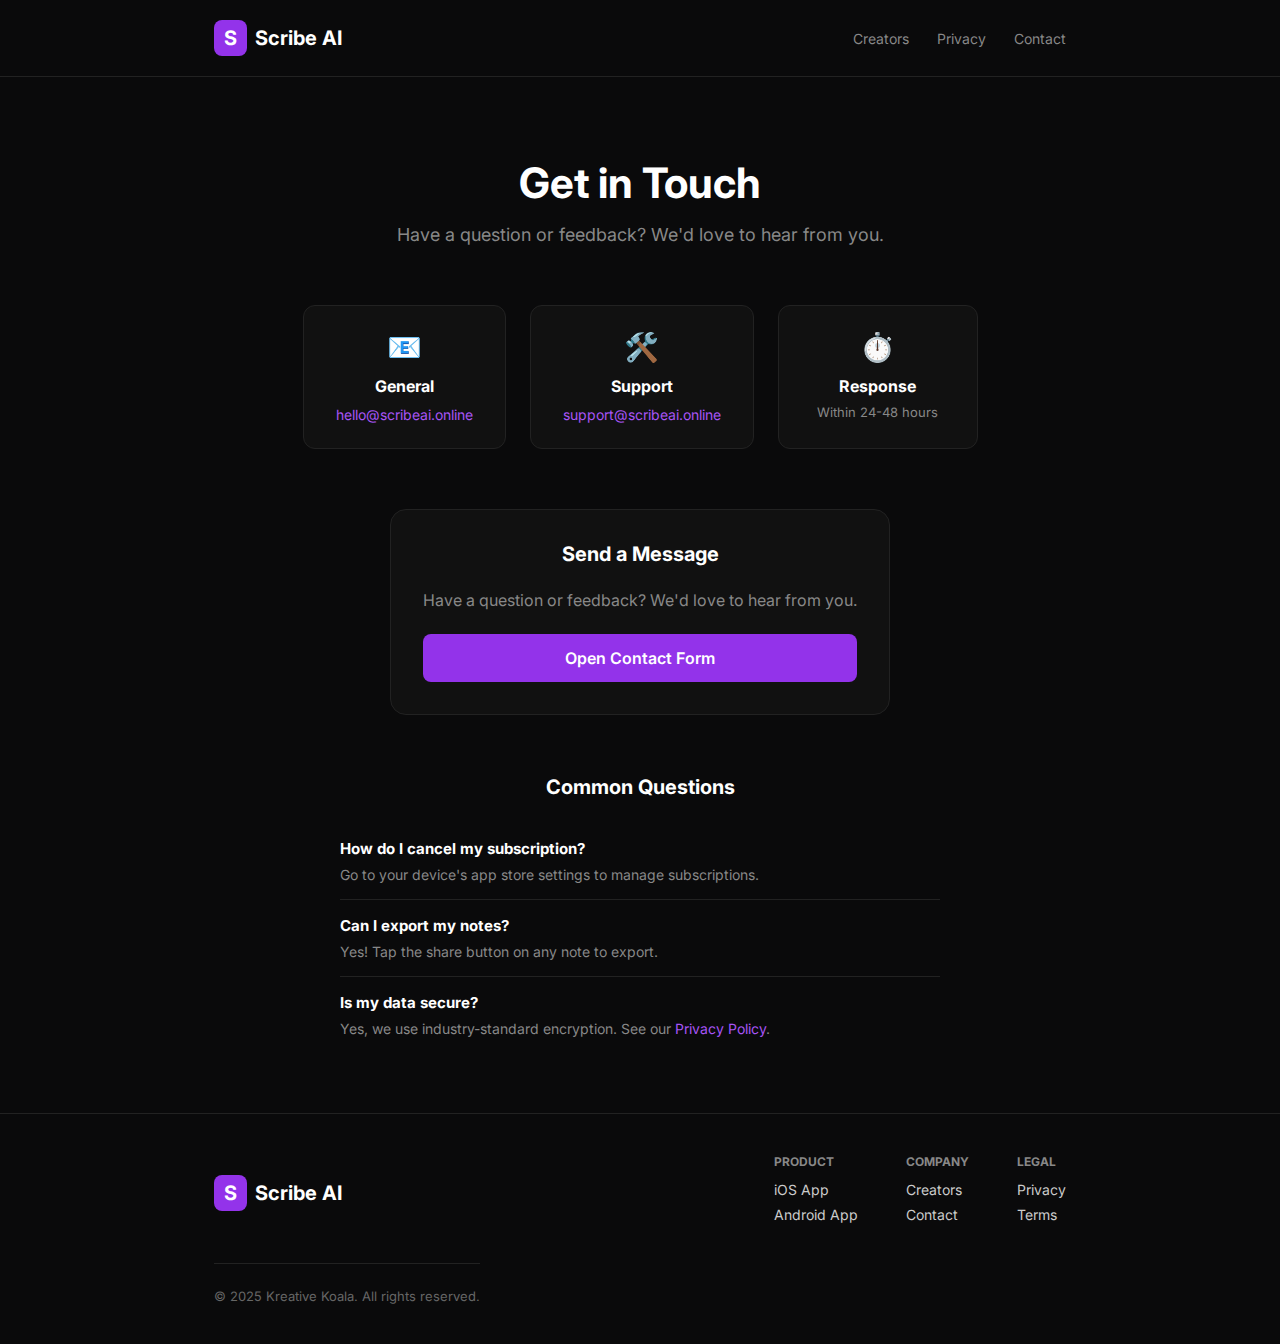
<file: contact.html>
<!DOCTYPE html>
<html lang="en">
<head>
    <meta charset="UTF-8">
    <meta name="viewport" content="width=device-width, initial-scale=1.0">
    <title>Contact - Scribe AI</title>
    <meta name="description" content="Contact Scribe AI - Get in touch for support, feedback, or partnership inquiries.">
    <link href="https://fonts.googleapis.com/css2?family=Inter:wght@400;600;700&display=swap" rel="stylesheet">
    <style>
        * { margin: 0; padding: 0; box-sizing: border-box; }
        body { font-family: 'Inter', sans-serif; background: #0a0a0b; color: #fff; }
        a { color: inherit; text-decoration: none; }

        .wrap { max-width: 900px; margin: 0 auto; padding: 0 24px; }

        /* Header */
        header { padding: 20px 0; border-bottom: 1px solid #222; }
        header .wrap { display: flex; justify-content: space-between; align-items: center; }
        .logo { font-weight: 700; font-size: 20px; display: flex; align-items: center; gap: 8px; }
        .logo-icon { background: #9333ea; padding: 6px 10px; border-radius: 8px; }
        nav a { margin-left: 24px; color: #888; font-size: 14px; }
        nav a:hover { color: #fff; }

        /* Hero */
        .hero { text-align: center; padding: 80px 0 60px; }
        .hero h1 { font-size: 42px; font-weight: 700; margin-bottom: 16px; }
        .hero p { font-size: 18px; color: #888; }

        /* Main Content */
        section { padding: 0 0 60px; }

        /* Contact Methods */
        .contact-methods { display: flex; justify-content: center; gap: 24px; flex-wrap: wrap; margin-bottom: 60px; }
        .contact-box { background: #111; border: 1px solid #222; border-radius: 12px; padding: 24px 32px; text-align: center; min-width: 200px; }
        .contact-box .icon { font-size: 28px; margin-bottom: 12px; }
        .contact-box h3 { font-size: 16px; margin-bottom: 8px; }
        .contact-box a { color: #a855f7; font-size: 14px; }
        .contact-box p { color: #888; font-size: 13px; margin-top: 4px; }

        /* Form */
        .form-card { max-width: 500px; margin: 0 auto; background: #111; border: 1px solid #222; border-radius: 16px; padding: 32px; }
        .form-card h2 { font-size: 20px; margin-bottom: 24px; text-align: center; }
        .form-group { margin-bottom: 20px; }
        .form-group label { display: block; font-size: 14px; margin-bottom: 8px; color: #ccc; }
        .form-group input, .form-group select, .form-group textarea {
            width: 100%; padding: 12px; font-size: 14px; font-family: inherit;
            background: #0a0a0b; border: 1px solid #333; border-radius: 8px; color: #fff;
        }
        .form-group input:focus, .form-group select:focus, .form-group textarea:focus {
            outline: none; border-color: #9333ea;
        }
        .form-group textarea { resize: vertical; min-height: 120px; }
        .btn { width: 100%; padding: 14px; font-size: 16px; font-weight: 600; background: #9333ea; color: #fff; border: none; border-radius: 8px; cursor: pointer; }
        .btn:hover { background: #7c22ce; }

        /* FAQ */
        .faq { max-width: 600px; margin: 60px auto 0; }
        .faq h2 { font-size: 20px; margin-bottom: 24px; text-align: center; }
        .faq-item { border-bottom: 1px solid #222; padding: 16px 0; }
        .faq-item:last-child { border-bottom: none; }
        .faq-item strong { display: block; margin-bottom: 8px; font-size: 15px; }
        .faq-item p { color: #888; font-size: 14px; }

        /* Footer */
        footer { border-top: 1px solid #222; padding: 40px 0; }
        footer .wrap { display: flex; justify-content: space-between; flex-wrap: wrap; gap: 32px; }
        .footer-links { display: flex; gap: 48px; }
        .footer-col h4 { font-size: 12px; color: #888; text-transform: uppercase; margin-bottom: 12px; }
        .footer-col a { display: block; font-size: 14px; color: #ccc; margin-bottom: 8px; }
        .footer-col a:hover { color: #fff; }
        .copyright { text-align: center; color: #666; font-size: 13px; margin-top: 32px; padding-top: 24px; border-top: 1px solid #222; }

        @media (max-width: 600px) {
            .hero h1 { font-size: 32px; }
            nav { display: none; }
            .contact-methods { flex-direction: column; align-items: center; }
            footer .wrap { flex-direction: column; align-items: center; text-align: center; }
            .footer-links { flex-direction: column; gap: 24px; }
        }
    </style>
</head>
<body>

<header>
    <div class="wrap">
        <a href="index.html" class="logo"><span class="logo-icon">S</span> Scribe AI</a>
        <nav>
            <a href="creators.html">Creators</a>
            <a href="privacy.html">Privacy</a>
            <a href="contact.html">Contact</a>
        </nav>
    </div>
</header>

<div class="hero">
    <div class="wrap">
        <h1>Get in Touch</h1>
        <p>Have a question or feedback? We'd love to hear from you.</p>
    </div>
</div>

<section>
    <div class="wrap">
        <div class="contact-methods">
            <div class="contact-box">
                <div class="icon">📧</div>
                <h3>General</h3>
                <a href="mailto:hello@scribeai.online">hello@scribeai.online</a>
            </div>
            <div class="contact-box">
                <div class="icon">🛠️</div>
                <h3>Support</h3>
                <a href="mailto:support@scribeai.online">support@scribeai.online</a>
            </div>
            <div class="contact-box">
                <div class="icon">⏱️</div>
                <h3>Response</h3>
                <p>Within 24-48 hours</p>
            </div>
        </div>

        <div class="form-card" style="text-align: center;">
            <h2>Send a Message</h2>
            <p style="color: #888; margin: 16px 0 24px;">Have a question or feedback? We'd love to hear from you.</p>
            <a href="https://docs.google.com/forms/d/e/1FAIpQLSfynfCWPr0UlQK0qnBFu4MfmW4mWevpNBfDzseLCNv1xrXenw/viewform" target="_blank" class="btn" style="display: inline-block; text-decoration: none;">Open Contact Form</a>
        </div>

        <div class="faq">
            <h2>Common Questions</h2>
            <div class="faq-item">
                <strong>How do I cancel my subscription?</strong>
                <p>Go to your device's app store settings to manage subscriptions.</p>
            </div>
            <div class="faq-item">
                <strong>Can I export my notes?</strong>
                <p>Yes! Tap the share button on any note to export.</p>
            </div>
            <div class="faq-item">
                <strong>Is my data secure?</strong>
                <p>Yes, we use industry-standard encryption. See our <a href="privacy.html" style="color: #a855f7;">Privacy Policy</a>.</p>
            </div>
        </div>
    </div>
</section>

<footer>
    <div class="wrap">
        <div class="logo"><span class="logo-icon">S</span> Scribe AI</div>
        <div class="footer-links">
            <div class="footer-col">
                <h4>Product</h4>
                <a href="https://apps.apple.com/us/app/scribe-ai-learn/id6755475602">iOS App</a>
                <a href="https://play.google.com/store/apps/details?id=com.kreativekoala.scribeai">Android App</a>
            </div>
            <div class="footer-col">
                <h4>Company</h4>
                <a href="creators.html">Creators</a>
                <a href="contact.html">Contact</a>
            </div>
            <div class="footer-col">
                <h4>Legal</h4>
                <a href="privacy.html">Privacy</a>
                <a href="terms.html">Terms</a>
            </div>
        </div>
    </div>
    <div class="wrap">
        <p class="copyright">© 2025 Kreative Koala. All rights reserved.</p>
    </div>
</footer>

</body>
</html>
</file>
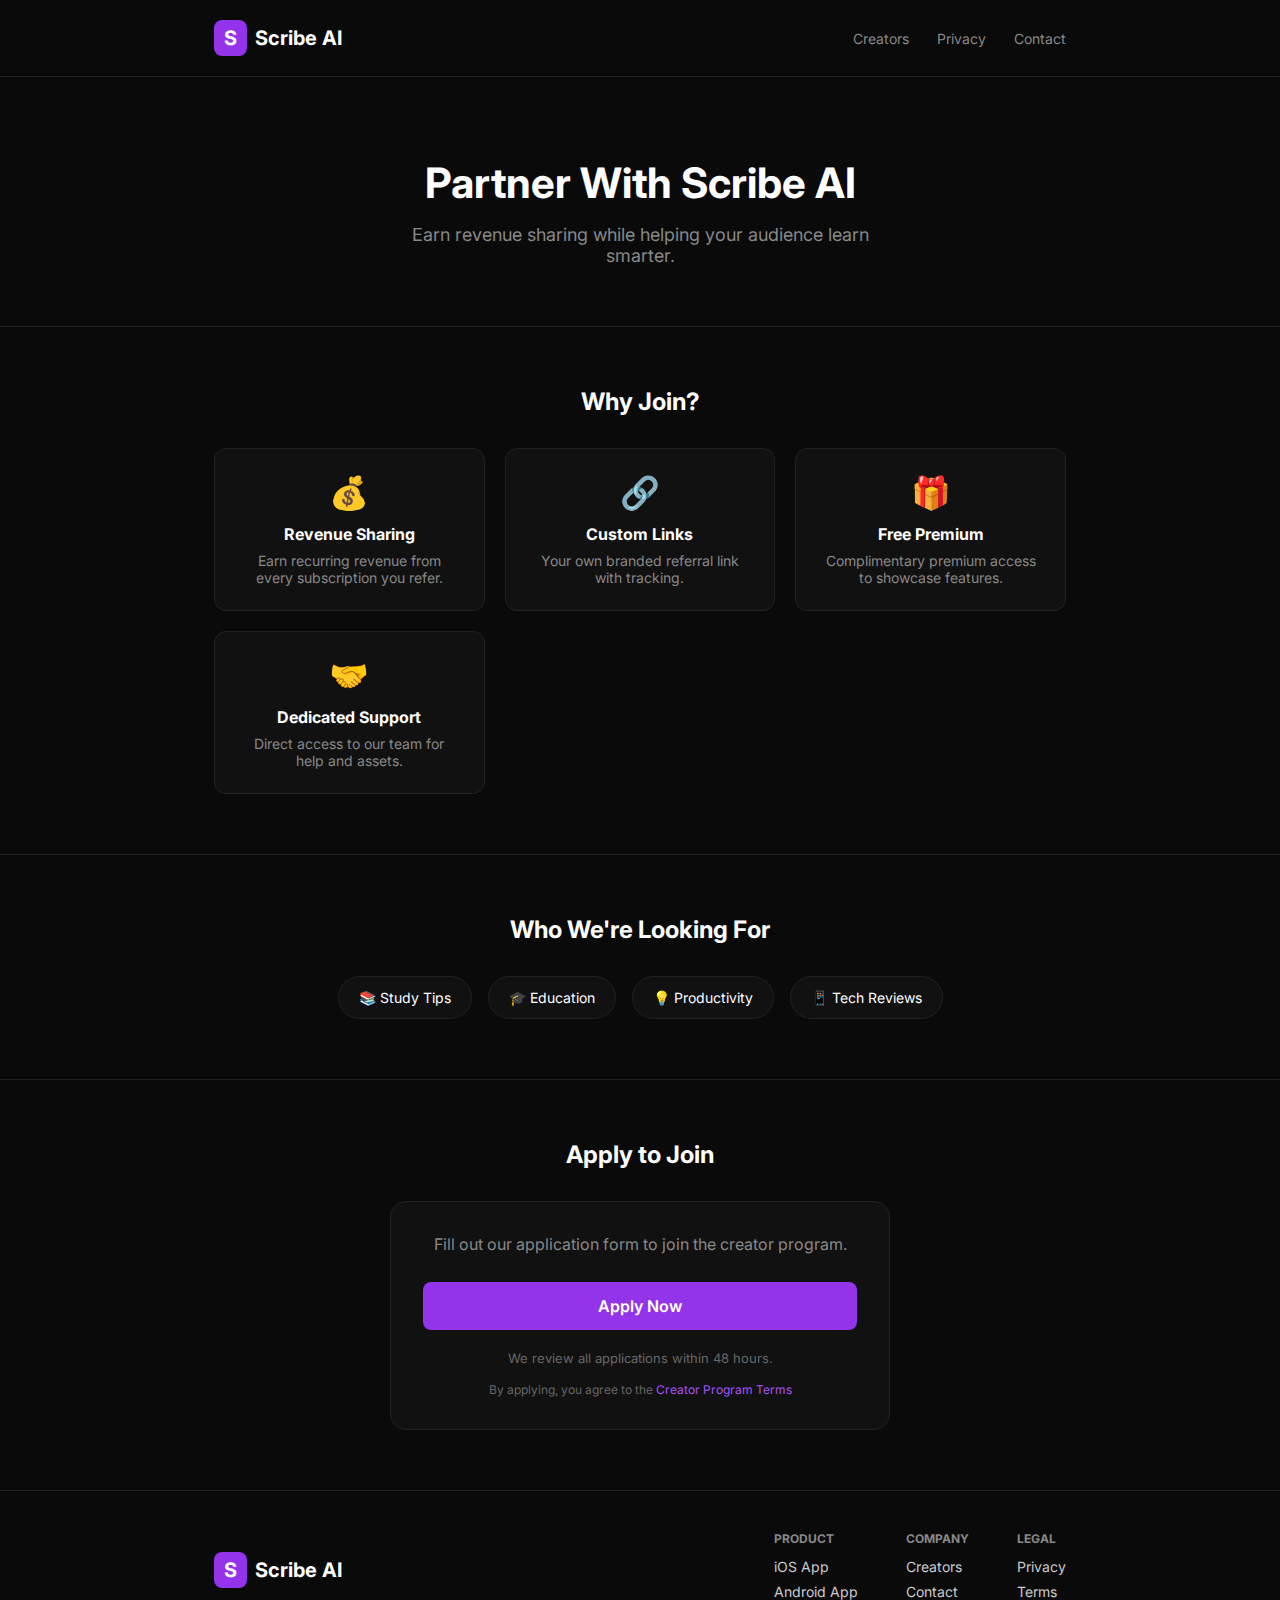
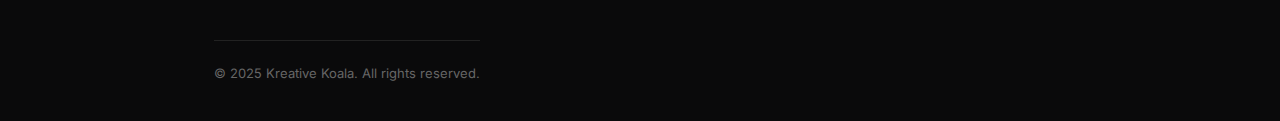
<file: creators.html>
<!DOCTYPE html>
<html lang="en">
<head>
    <meta charset="UTF-8">
    <meta name="viewport" content="width=device-width, initial-scale=1.0">
    <title>Creator Program - Scribe AI</title>
    <meta name="description" content="Join the Scribe AI Creator Program. Earn revenue sharing by promoting Scribe AI to your audience.">
    <link href="https://fonts.googleapis.com/css2?family=Inter:wght@400;600;700&display=swap" rel="stylesheet">
    <style>
        * { margin: 0; padding: 0; box-sizing: border-box; }
        body { font-family: 'Inter', sans-serif; background: #0a0a0b; color: #fff; }
        a { color: inherit; text-decoration: none; }

        .wrap { max-width: 900px; margin: 0 auto; padding: 0 24px; }

        /* Header */
        header { padding: 20px 0; border-bottom: 1px solid #222; }
        header .wrap { display: flex; justify-content: space-between; align-items: center; }
        .logo { font-weight: 700; font-size: 20px; display: flex; align-items: center; gap: 8px; }
        .logo-icon { background: #9333ea; padding: 6px 10px; border-radius: 8px; }
        nav a { margin-left: 24px; color: #888; font-size: 14px; }
        nav a:hover { color: #fff; }

        /* Hero */
        .hero { text-align: center; padding: 80px 0 60px; }
        .hero h1 { font-size: 42px; font-weight: 700; margin-bottom: 16px; }
        .hero p { font-size: 18px; color: #888; max-width: 500px; margin: 0 auto; }

        /* Section */
        section { padding: 60px 0; border-top: 1px solid #222; }
        section h2 { font-size: 24px; margin-bottom: 32px; text-align: center; }

        /* Benefits */
        .benefits { display: grid; grid-template-columns: repeat(auto-fit, minmax(200px, 1fr)); gap: 20px; }
        .benefit { background: #111; border: 1px solid #222; border-radius: 12px; padding: 24px; text-align: center; }
        .benefit .icon { font-size: 32px; margin-bottom: 12px; }
        .benefit h3 { font-size: 16px; margin-bottom: 8px; }
        .benefit p { font-size: 14px; color: #888; }

        /* Creators We Want */
        .creators { display: flex; justify-content: center; gap: 16px; flex-wrap: wrap; }
        .creators span { background: #111; border: 1px solid #222; padding: 12px 20px; border-radius: 50px; font-size: 14px; }

        /* Form */
        .form-card { max-width: 500px; margin: 0 auto; background: #111; border: 1px solid #222; border-radius: 16px; padding: 32px; }
        .form-group { margin-bottom: 20px; }
        .form-group label { display: block; font-size: 14px; margin-bottom: 8px; color: #ccc; }
        .form-group input, .form-group select, .form-group textarea {
            width: 100%; padding: 12px; font-size: 14px; font-family: inherit;
            background: #0a0a0b; border: 1px solid #333; border-radius: 8px; color: #fff;
        }
        .form-group input:focus, .form-group select:focus, .form-group textarea:focus {
            outline: none; border-color: #9333ea;
        }
        .form-group textarea { resize: vertical; min-height: 100px; }
        .checkbox { display: flex; align-items: center; gap: 10px; font-size: 13px; color: #888; }
        .checkbox input { width: 16px; height: 16px; accent-color: #9333ea; flex-shrink: 0; }
        .checkbox a { color: #a855f7; }
        .btn { width: 100%; padding: 14px; font-size: 16px; font-weight: 600; background: #9333ea; color: #fff; border: none; border-radius: 8px; cursor: pointer; margin-top: 8px; }
        .btn:hover { background: #7c22ce; }
        .form-note { text-align: center; font-size: 13px; color: #666; margin-top: 20px; }

        /* Footer */
        footer { border-top: 1px solid #222; padding: 40px 0; }
        footer .wrap { display: flex; justify-content: space-between; flex-wrap: wrap; gap: 32px; }
        .footer-links { display: flex; gap: 48px; }
        .footer-col h4 { font-size: 12px; color: #888; text-transform: uppercase; margin-bottom: 12px; }
        .footer-col a { display: block; font-size: 14px; color: #ccc; margin-bottom: 8px; }
        .footer-col a:hover { color: #fff; }
        .copyright { text-align: center; color: #666; font-size: 13px; margin-top: 32px; padding-top: 24px; border-top: 1px solid #222; }

        @media (max-width: 600px) {
            .hero h1 { font-size: 32px; }
            nav { display: none; }
            footer .wrap { flex-direction: column; align-items: center; text-align: center; }
            .footer-links { flex-direction: column; gap: 24px; }
        }
    </style>
</head>
<body>

<header>
    <div class="wrap">
        <a href="index.html" class="logo"><span class="logo-icon">S</span> Scribe AI</a>
        <nav>
            <a href="creators.html">Creators</a>
            <a href="privacy.html">Privacy</a>
            <a href="contact.html">Contact</a>
        </nav>
    </div>
</header>

<div class="hero">
    <div class="wrap">
        <h1>Partner With Scribe AI</h1>
        <p>Earn revenue sharing while helping your audience learn smarter.</p>
    </div>
</div>

<section>
    <div class="wrap">
        <h2>Why Join?</h2>
        <div class="benefits">
            <div class="benefit">
                <div class="icon">💰</div>
                <h3>Revenue Sharing</h3>
                <p>Earn recurring revenue from every subscription you refer.</p>
            </div>
            <div class="benefit">
                <div class="icon">🔗</div>
                <h3>Custom Links</h3>
                <p>Your own branded referral link with tracking.</p>
            </div>
            <div class="benefit">
                <div class="icon">🎁</div>
                <h3>Free Premium</h3>
                <p>Complimentary premium access to showcase features.</p>
            </div>
            <div class="benefit">
                <div class="icon">🤝</div>
                <h3>Dedicated Support</h3>
                <p>Direct access to our team for help and assets.</p>
            </div>
        </div>
    </div>
</section>

<section>
    <div class="wrap">
        <h2>Who We're Looking For</h2>
        <div class="creators">
            <span>📚 Study Tips</span>
            <span>🎓 Education</span>
            <span>💡 Productivity</span>
            <span>📱 Tech Reviews</span>
        </div>
    </div>
</section>

<section>
    <div class="wrap">
        <h2>Apply to Join</h2>
        <div class="form-card" style="text-align: center;">
            <p style="color: #888; margin-bottom: 20px;">Fill out our application form to join the creator program.</p>
            <a href="https://docs.google.com/forms/d/e/1FAIpQLScnwD1G7Rpou8_ZSNkT6Bs1YsQVkbkAkujNVxtc86XRsI7Jrg/viewform" target="_blank" class="btn" style="display: inline-block; text-decoration: none;">Apply Now</a>
            <p class="form-note">We review all applications within 48 hours.</p>
            <p style="color: #666; font-size: 12px; margin-top: 16px;">By applying, you agree to the <a href="referral-terms.html" style="color: #a855f7;">Creator Program Terms</a></p>
        </div>
    </div>
</section>

<footer>
    <div class="wrap">
        <div class="logo"><span class="logo-icon">S</span> Scribe AI</div>
        <div class="footer-links">
            <div class="footer-col">
                <h4>Product</h4>
                <a href="https://apps.apple.com/us/app/scribe-ai-learn/id6755475602">iOS App</a>
                <a href="https://play.google.com/store/apps/details?id=com.kreativekoala.scribeai">Android App</a>
            </div>
            <div class="footer-col">
                <h4>Company</h4>
                <a href="creators.html">Creators</a>
                <a href="contact.html">Contact</a>
            </div>
            <div class="footer-col">
                <h4>Legal</h4>
                <a href="privacy.html">Privacy</a>
                <a href="terms.html">Terms</a>
            </div>
        </div>
    </div>
    <div class="wrap">
        <p class="copyright">© 2025 Kreative Koala. All rights reserved.</p>
    </div>
</footer>

</body>
</html>
</file>
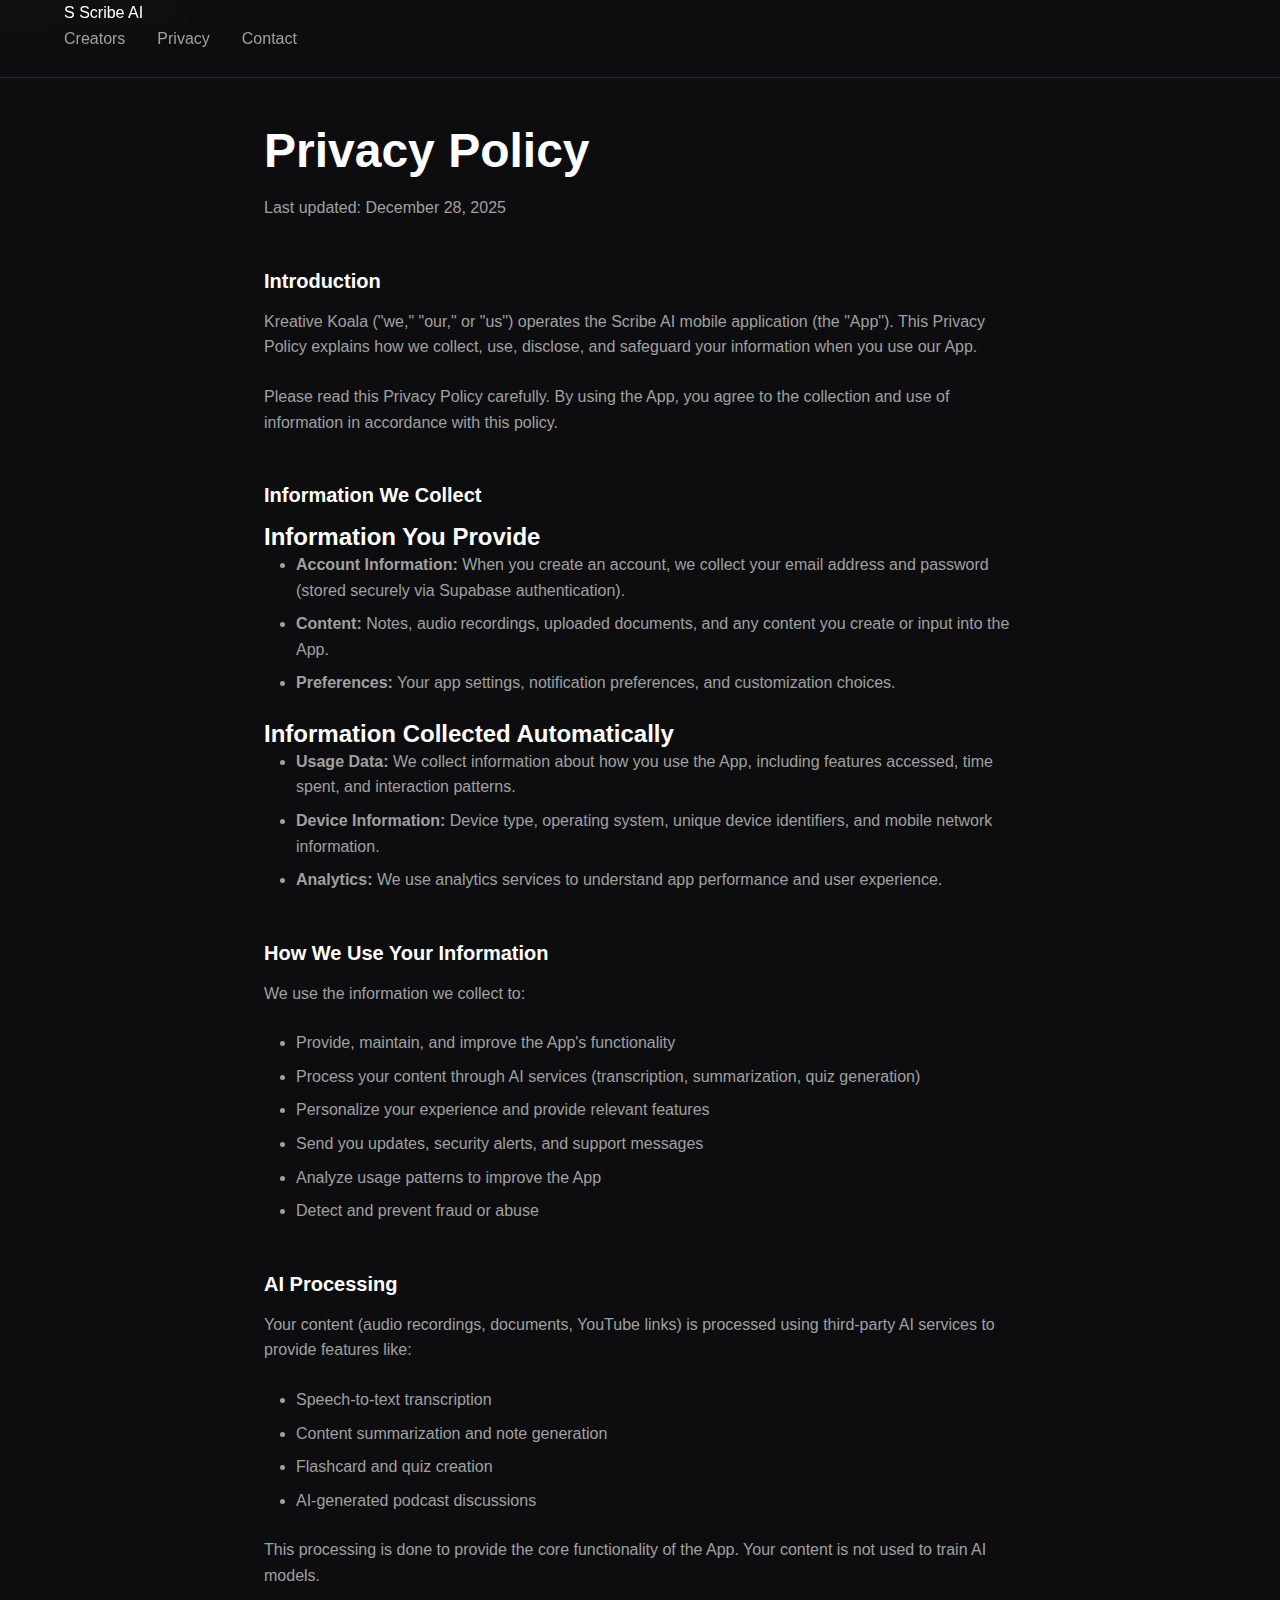
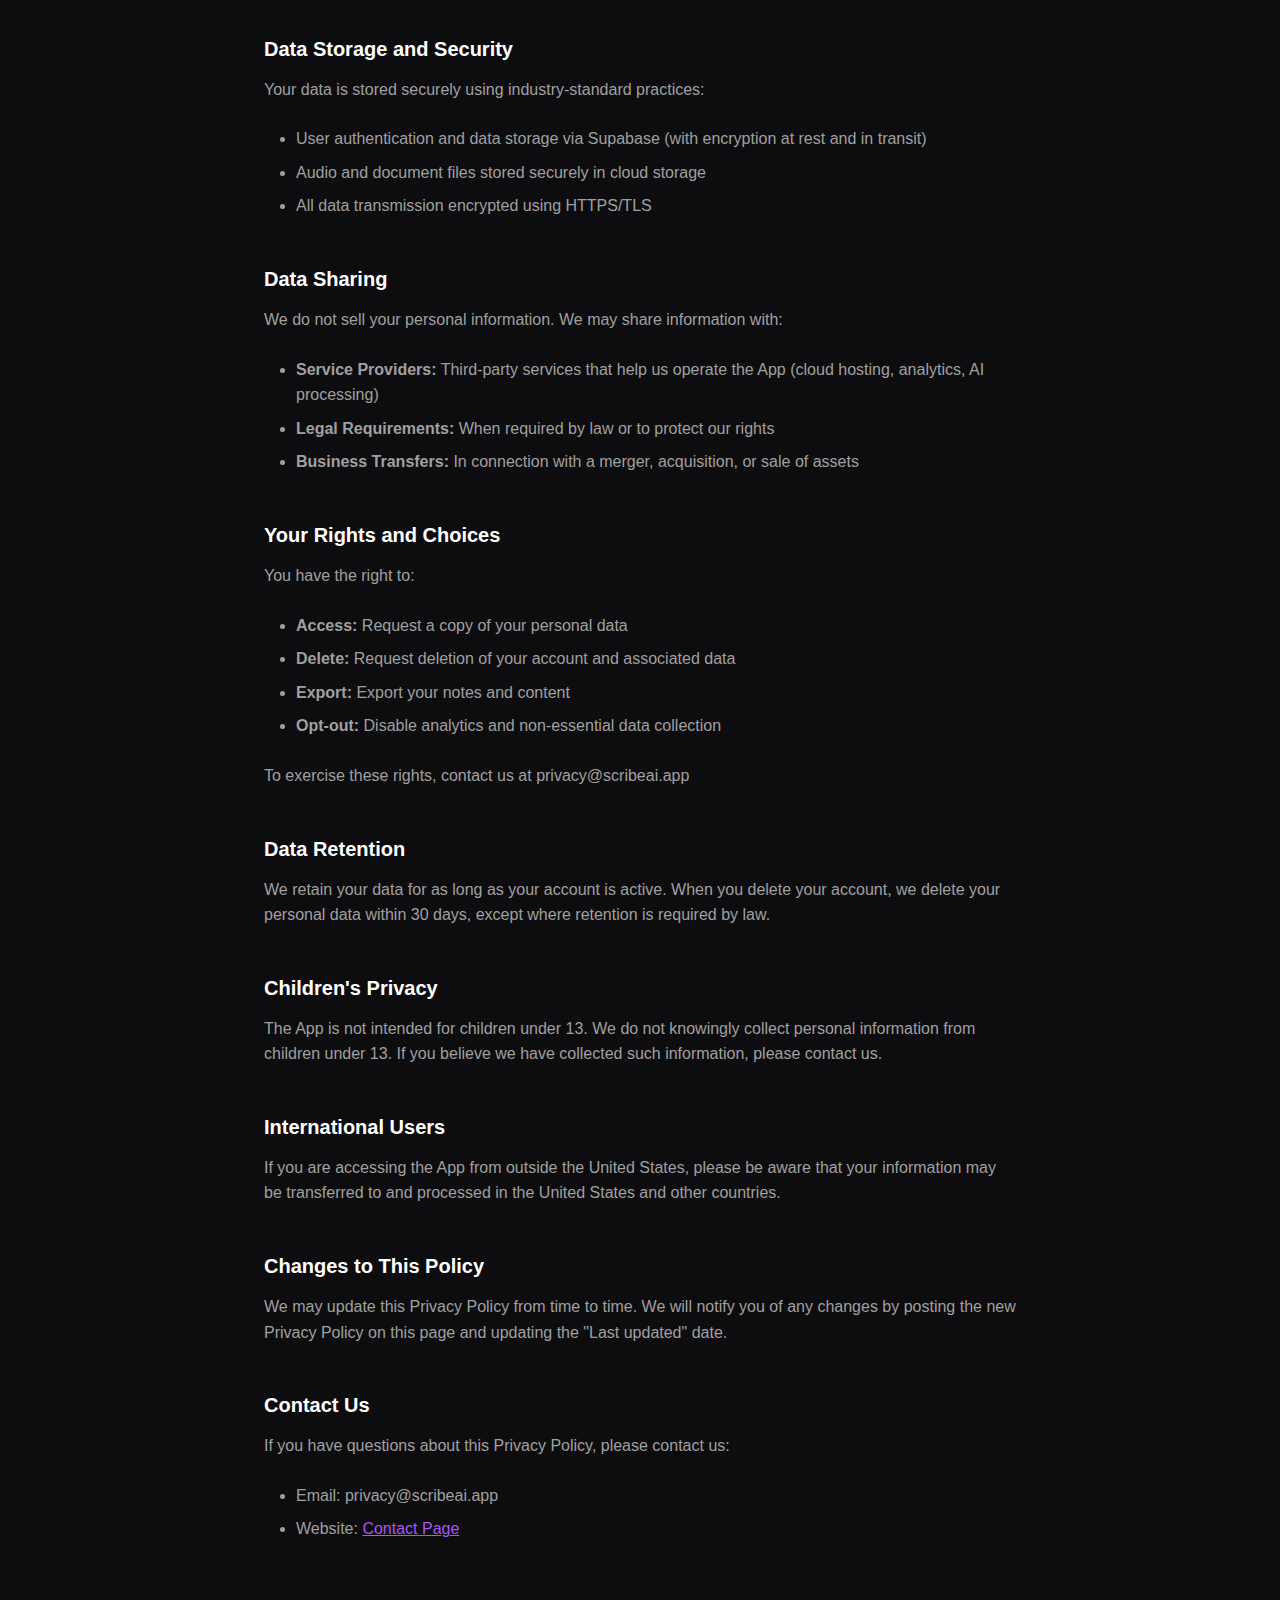
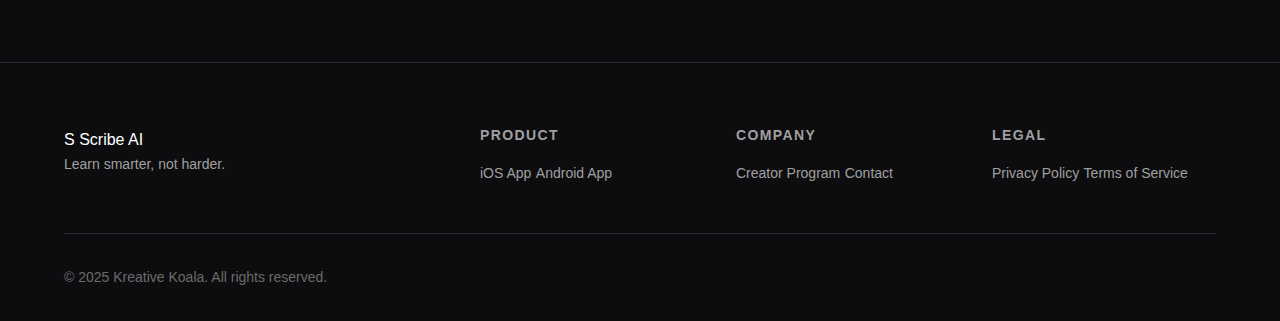
<file: privacy.html>
<!DOCTYPE html>
<html lang="en">
<head>
    <meta charset="UTF-8">
    <meta name="viewport" content="width=device-width, initial-scale=1.0">
    <meta name="description" content="Scribe AI Privacy Policy - Learn how we collect, use, and protect your personal information.">
    <title>Privacy Policy - Scribe AI</title>
    <link rel="stylesheet" href="css/styles.css">
    <link rel="preconnect" href="https://fonts.googleapis.com">
    <link rel="preconnect" href="https://fonts.gstatic.com" crossorigin>
    <link href="https://fonts.googleapis.com/css2?family=Inter:wght@400;500;600;700;800&display=swap" rel="stylesheet">
</head>
<body>
    <!-- Navigation -->
    <nav class="nav">
        <div class="container nav-content">
            <a href="index.html" class="logo">
                <span class="logo-icon">S</span>
                <span class="logo-text">Scribe AI</span>
            </a>
            <div class="nav-links">
                <a href="creators.html" class="nav-link">Creators</a>
                <a href="privacy.html" class="nav-link active">Privacy</a>
                <a href="contact.html" class="nav-link">Contact</a>
            </div>
            <button class="mobile-menu-btn" aria-label="Toggle menu">
                <span></span>
                <span></span>
                <span></span>
            </button>
        </div>
    </nav>

    <!-- Mobile Menu -->
    <div class="mobile-menu">
        <a href="creators.html" class="mobile-menu-link">Creators</a>
        <a href="privacy.html" class="mobile-menu-link active">Privacy</a>
        <a href="contact.html" class="mobile-menu-link">Contact</a>
    </div>

    <!-- Legal Content -->
    <section class="section legal-content">
        <div class="container">
            <h1 class="legal-title">Privacy Policy</h1>
            <p class="legal-updated">Last updated: December 28, 2025</p>

            <div class="legal-body">
                <h2>Introduction</h2>
                <p>Kreative Koala ("we," "our," or "us") operates the Scribe AI mobile application (the "App"). This Privacy Policy explains how we collect, use, disclose, and safeguard your information when you use our App.</p>
                <p>Please read this Privacy Policy carefully. By using the App, you agree to the collection and use of information in accordance with this policy.</p>

                <h2>Information We Collect</h2>

                <h3>Information You Provide</h3>
                <ul>
                    <li><strong>Account Information:</strong> When you create an account, we collect your email address and password (stored securely via Supabase authentication).</li>
                    <li><strong>Content:</strong> Notes, audio recordings, uploaded documents, and any content you create or input into the App.</li>
                    <li><strong>Preferences:</strong> Your app settings, notification preferences, and customization choices.</li>
                </ul>

                <h3>Information Collected Automatically</h3>
                <ul>
                    <li><strong>Usage Data:</strong> We collect information about how you use the App, including features accessed, time spent, and interaction patterns.</li>
                    <li><strong>Device Information:</strong> Device type, operating system, unique device identifiers, and mobile network information.</li>
                    <li><strong>Analytics:</strong> We use analytics services to understand app performance and user experience.</li>
                </ul>

                <h2>How We Use Your Information</h2>
                <p>We use the information we collect to:</p>
                <ul>
                    <li>Provide, maintain, and improve the App's functionality</li>
                    <li>Process your content through AI services (transcription, summarization, quiz generation)</li>
                    <li>Personalize your experience and provide relevant features</li>
                    <li>Send you updates, security alerts, and support messages</li>
                    <li>Analyze usage patterns to improve the App</li>
                    <li>Detect and prevent fraud or abuse</li>
                </ul>

                <h2>AI Processing</h2>
                <p>Your content (audio recordings, documents, YouTube links) is processed using third-party AI services to provide features like:</p>
                <ul>
                    <li>Speech-to-text transcription</li>
                    <li>Content summarization and note generation</li>
                    <li>Flashcard and quiz creation</li>
                    <li>AI-generated podcast discussions</li>
                </ul>
                <p>This processing is done to provide the core functionality of the App. Your content is not used to train AI models.</p>

                <h2>Data Storage and Security</h2>
                <p>Your data is stored securely using industry-standard practices:</p>
                <ul>
                    <li>User authentication and data storage via Supabase (with encryption at rest and in transit)</li>
                    <li>Audio and document files stored securely in cloud storage</li>
                    <li>All data transmission encrypted using HTTPS/TLS</li>
                </ul>

                <h2>Data Sharing</h2>
                <p>We do not sell your personal information. We may share information with:</p>
                <ul>
                    <li><strong>Service Providers:</strong> Third-party services that help us operate the App (cloud hosting, analytics, AI processing)</li>
                    <li><strong>Legal Requirements:</strong> When required by law or to protect our rights</li>
                    <li><strong>Business Transfers:</strong> In connection with a merger, acquisition, or sale of assets</li>
                </ul>

                <h2>Your Rights and Choices</h2>
                <p>You have the right to:</p>
                <ul>
                    <li><strong>Access:</strong> Request a copy of your personal data</li>
                    <li><strong>Delete:</strong> Request deletion of your account and associated data</li>
                    <li><strong>Export:</strong> Export your notes and content</li>
                    <li><strong>Opt-out:</strong> Disable analytics and non-essential data collection</li>
                </ul>
                <p>To exercise these rights, contact us at privacy@scribeai.app</p>

                <h2>Data Retention</h2>
                <p>We retain your data for as long as your account is active. When you delete your account, we delete your personal data within 30 days, except where retention is required by law.</p>

                <h2>Children's Privacy</h2>
                <p>The App is not intended for children under 13. We do not knowingly collect personal information from children under 13. If you believe we have collected such information, please contact us.</p>

                <h2>International Users</h2>
                <p>If you are accessing the App from outside the United States, please be aware that your information may be transferred to and processed in the United States and other countries.</p>

                <h2>Changes to This Policy</h2>
                <p>We may update this Privacy Policy from time to time. We will notify you of any changes by posting the new Privacy Policy on this page and updating the "Last updated" date.</p>

                <h2>Contact Us</h2>
                <p>If you have questions about this Privacy Policy, please contact us:</p>
                <ul>
                    <li>Email: privacy@scribeai.app</li>
                    <li>Website: <a href="contact.html">Contact Page</a></li>
                </ul>
            </div>
        </div>
    </section>

    <!-- Footer -->
    <footer class="footer">
        <div class="container">
            <div class="footer-content">
                <div class="footer-brand">
                    <a href="index.html" class="logo">
                        <span class="logo-icon">S</span>
                        <span class="logo-text">Scribe AI</span>
                    </a>
                    <p class="footer-tagline">Learn smarter, not harder.</p>
                </div>
                <div class="footer-links">
                    <div class="footer-column">
                        <h4>Product</h4>
                        <a href="https://apps.apple.com/us/app/scribe-ai-learn/id6755475602" target="_blank">iOS App</a>
                        <a href="https://play.google.com/store/apps/details?id=com.kreativekoala.scribeai" target="_blank">Android App</a>
                    </div>
                    <div class="footer-column">
                        <h4>Company</h4>
                        <a href="creators.html">Creator Program</a>
                        <a href="contact.html">Contact</a>
                    </div>
                    <div class="footer-column">
                        <h4>Legal</h4>
                        <a href="privacy.html">Privacy Policy</a>
                        <a href="terms.html">Terms of Service</a>
                    </div>
                </div>
            </div>
            <div class="footer-bottom">
                <p>&copy; 2025 Kreative Koala. All rights reserved.</p>
            </div>
        </div>
    </footer>

    <script src="js/main.js"></script>
</body>
</html>
</file>
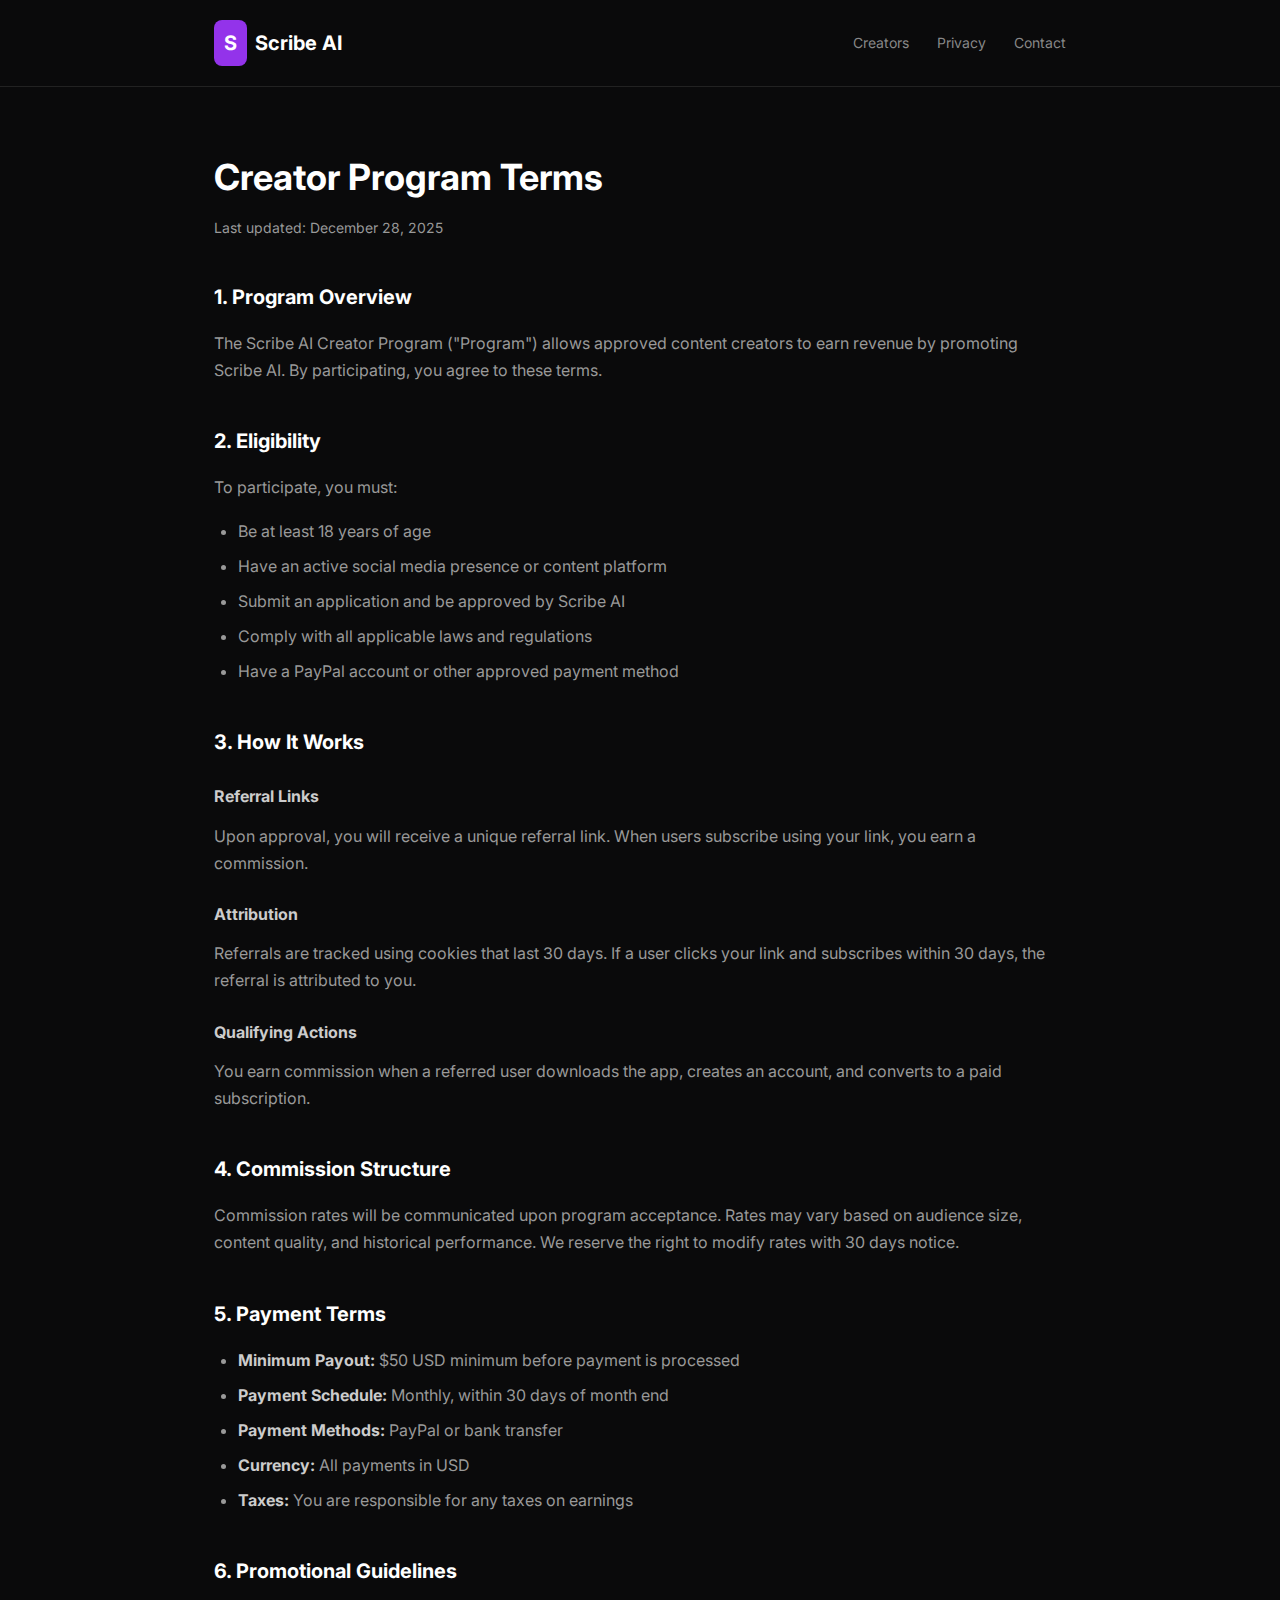
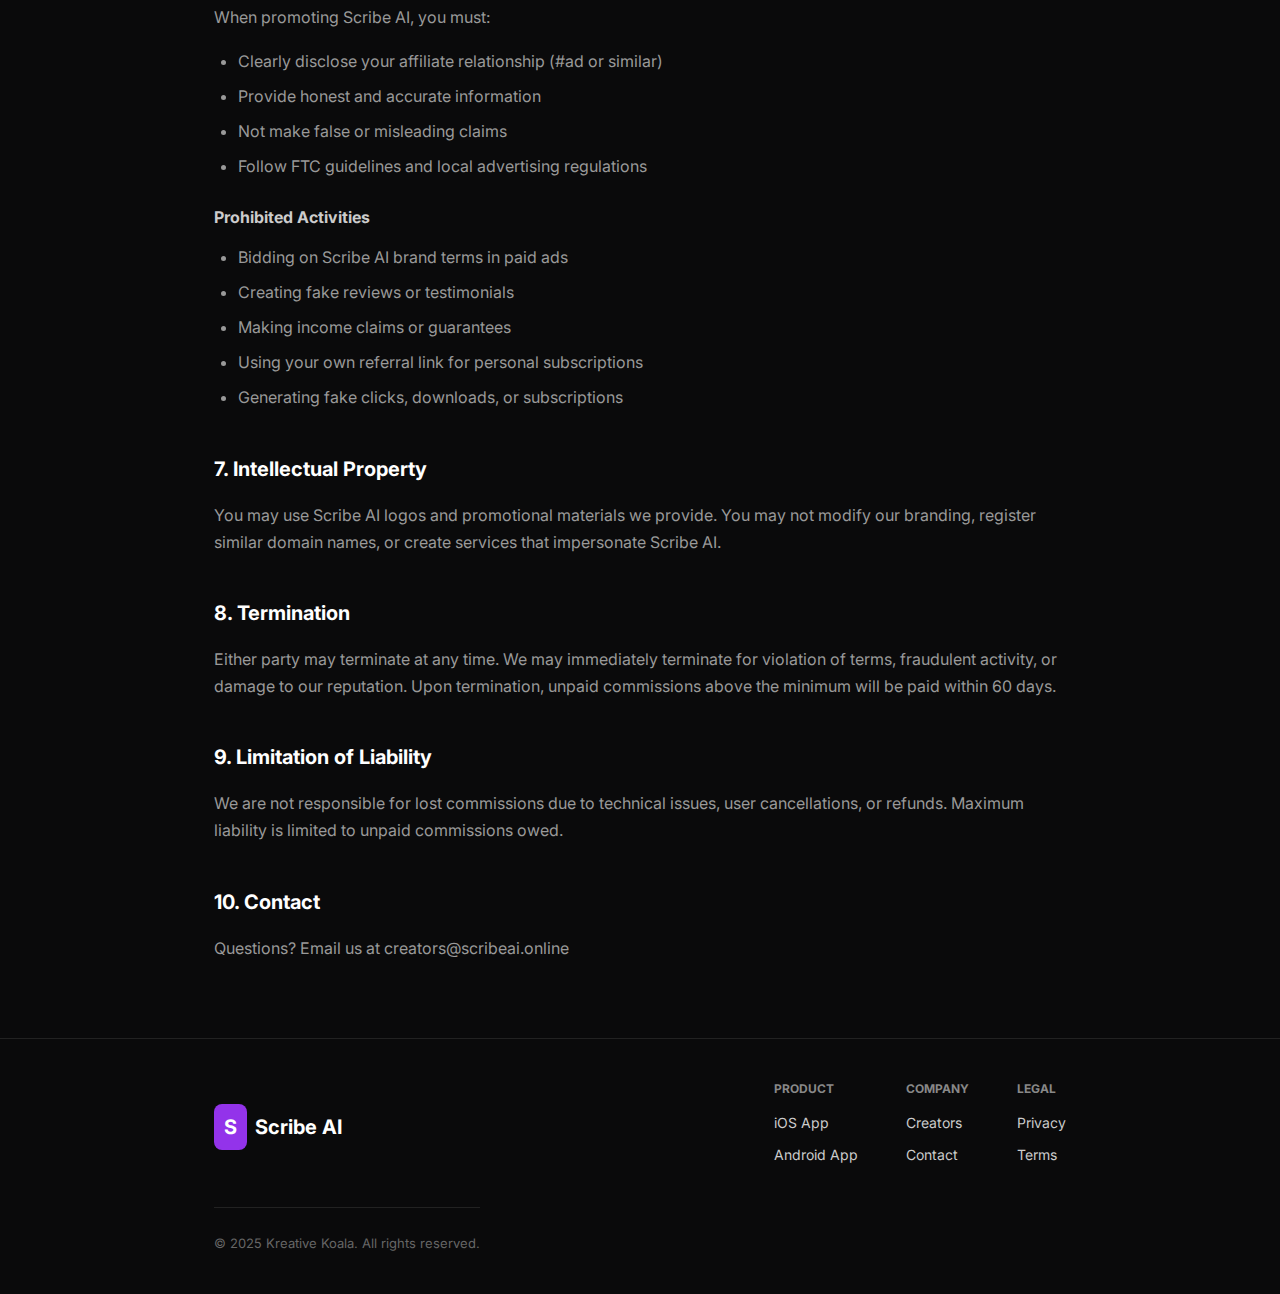
<file: referral-terms.html>
<!DOCTYPE html>
<html lang="en">
<head>
    <meta charset="UTF-8">
    <meta name="viewport" content="width=device-width, initial-scale=1.0">
    <title>Creator Program Terms - Scribe AI</title>
    <meta name="description" content="Scribe AI Creator Program Terms - Terms and conditions for the creator referral program.">
    <link href="https://fonts.googleapis.com/css2?family=Inter:wght@400;600;700&display=swap" rel="stylesheet">
    <style>
        * { margin: 0; padding: 0; box-sizing: border-box; }
        body { font-family: 'Inter', sans-serif; background: #0a0a0b; color: #fff; line-height: 1.7; }
        a { color: #a855f7; }

        .wrap { max-width: 900px; margin: 0 auto; padding: 0 24px; }

        header { padding: 20px 0; border-bottom: 1px solid #222; }
        header .wrap { display: flex; justify-content: space-between; align-items: center; }
        .logo { font-weight: 700; font-size: 20px; display: flex; align-items: center; gap: 8px; text-decoration: none; color: #fff; }
        .logo-icon { background: #9333ea; padding: 6px 10px; border-radius: 8px; }
        nav a { margin-left: 24px; color: #888; font-size: 14px; text-decoration: none; }
        nav a:hover { color: #fff; }

        .content { padding: 60px 0; }
        .content h1 { font-size: 36px; margin-bottom: 8px; }
        .updated { color: #666; font-size: 14px; margin-bottom: 48px; }
        .content h2 { font-size: 20px; margin: 40px 0 16px; color: #fff; }
        .content h3 { font-size: 16px; margin: 24px 0 12px; color: #ccc; }
        .content p { color: #999; margin-bottom: 16px; }
        .content ul { color: #999; margin: 0 0 16px 24px; }
        .content li { margin-bottom: 8px; }
        .content strong { color: #ccc; }

        footer { border-top: 1px solid #222; padding: 40px 0; }
        footer .wrap { display: flex; justify-content: space-between; flex-wrap: wrap; gap: 32px; }
        .footer-links { display: flex; gap: 48px; }
        .footer-col h4 { font-size: 12px; color: #888; text-transform: uppercase; margin-bottom: 12px; }
        .footer-col a { display: block; font-size: 14px; color: #ccc; margin-bottom: 8px; text-decoration: none; }
        .footer-col a:hover { color: #fff; }
        .copyright { text-align: center; color: #666; font-size: 13px; margin-top: 32px; padding-top: 24px; border-top: 1px solid #222; }

        @media (max-width: 600px) {
            nav { display: none; }
            .content h1 { font-size: 28px; }
            footer .wrap { flex-direction: column; align-items: center; text-align: center; }
            .footer-links { flex-direction: column; gap: 24px; }
        }
    </style>
</head>
<body>

<header>
    <div class="wrap">
        <a href="index.html" class="logo"><span class="logo-icon">S</span> Scribe AI</a>
        <nav>
            <a href="creators.html">Creators</a>
            <a href="privacy.html">Privacy</a>
            <a href="contact.html">Contact</a>
        </nav>
    </div>
</header>

<div class="content">
    <div class="wrap">
        <h1>Creator Program Terms</h1>
        <p class="updated">Last updated: December 28, 2025</p>

        <h2>1. Program Overview</h2>
        <p>The Scribe AI Creator Program ("Program") allows approved content creators to earn revenue by promoting Scribe AI. By participating, you agree to these terms.</p>

        <h2>2. Eligibility</h2>
        <p>To participate, you must:</p>
        <ul>
            <li>Be at least 18 years of age</li>
            <li>Have an active social media presence or content platform</li>
            <li>Submit an application and be approved by Scribe AI</li>
            <li>Comply with all applicable laws and regulations</li>
            <li>Have a PayPal account or other approved payment method</li>
        </ul>

        <h2>3. How It Works</h2>
        <h3>Referral Links</h3>
        <p>Upon approval, you will receive a unique referral link. When users subscribe using your link, you earn a commission.</p>

        <h3>Attribution</h3>
        <p>Referrals are tracked using cookies that last 30 days. If a user clicks your link and subscribes within 30 days, the referral is attributed to you.</p>

        <h3>Qualifying Actions</h3>
        <p>You earn commission when a referred user downloads the app, creates an account, and converts to a paid subscription.</p>

        <h2>4. Commission Structure</h2>
        <p>Commission rates will be communicated upon program acceptance. Rates may vary based on audience size, content quality, and historical performance. We reserve the right to modify rates with 30 days notice.</p>

        <h2>5. Payment Terms</h2>
        <ul>
            <li><strong>Minimum Payout:</strong> $50 USD minimum before payment is processed</li>
            <li><strong>Payment Schedule:</strong> Monthly, within 30 days of month end</li>
            <li><strong>Payment Methods:</strong> PayPal or bank transfer</li>
            <li><strong>Currency:</strong> All payments in USD</li>
            <li><strong>Taxes:</strong> You are responsible for any taxes on earnings</li>
        </ul>

        <h2>6. Promotional Guidelines</h2>
        <p>When promoting Scribe AI, you must:</p>
        <ul>
            <li>Clearly disclose your affiliate relationship (#ad or similar)</li>
            <li>Provide honest and accurate information</li>
            <li>Not make false or misleading claims</li>
            <li>Follow FTC guidelines and local advertising regulations</li>
        </ul>

        <h3>Prohibited Activities</h3>
        <ul>
            <li>Bidding on Scribe AI brand terms in paid ads</li>
            <li>Creating fake reviews or testimonials</li>
            <li>Making income claims or guarantees</li>
            <li>Using your own referral link for personal subscriptions</li>
            <li>Generating fake clicks, downloads, or subscriptions</li>
        </ul>

        <h2>7. Intellectual Property</h2>
        <p>You may use Scribe AI logos and promotional materials we provide. You may not modify our branding, register similar domain names, or create services that impersonate Scribe AI.</p>

        <h2>8. Termination</h2>
        <p>Either party may terminate at any time. We may immediately terminate for violation of terms, fraudulent activity, or damage to our reputation. Upon termination, unpaid commissions above the minimum will be paid within 60 days.</p>

        <h2>9. Limitation of Liability</h2>
        <p>We are not responsible for lost commissions due to technical issues, user cancellations, or refunds. Maximum liability is limited to unpaid commissions owed.</p>

        <h2>10. Contact</h2>
        <p>Questions? Email us at creators@scribeai.online</p>
    </div>
</div>

<footer>
    <div class="wrap">
        <div class="logo"><span class="logo-icon">S</span> Scribe AI</div>
        <div class="footer-links">
            <div class="footer-col">
                <h4>Product</h4>
                <a href="https://apps.apple.com/us/app/scribe-ai-learn/id6755475602">iOS App</a>
                <a href="https://play.google.com/store/apps/details?id=com.kreativekoala.scribeai">Android App</a>
            </div>
            <div class="footer-col">
                <h4>Company</h4>
                <a href="creators.html">Creators</a>
                <a href="contact.html">Contact</a>
            </div>
            <div class="footer-col">
                <h4>Legal</h4>
                <a href="privacy.html">Privacy</a>
                <a href="terms.html">Terms</a>
            </div>
        </div>
    </div>
    <div class="wrap">
        <p class="copyright">© 2025 Kreative Koala. All rights reserved.</p>
    </div>
</footer>

</body>
</html>
</file>
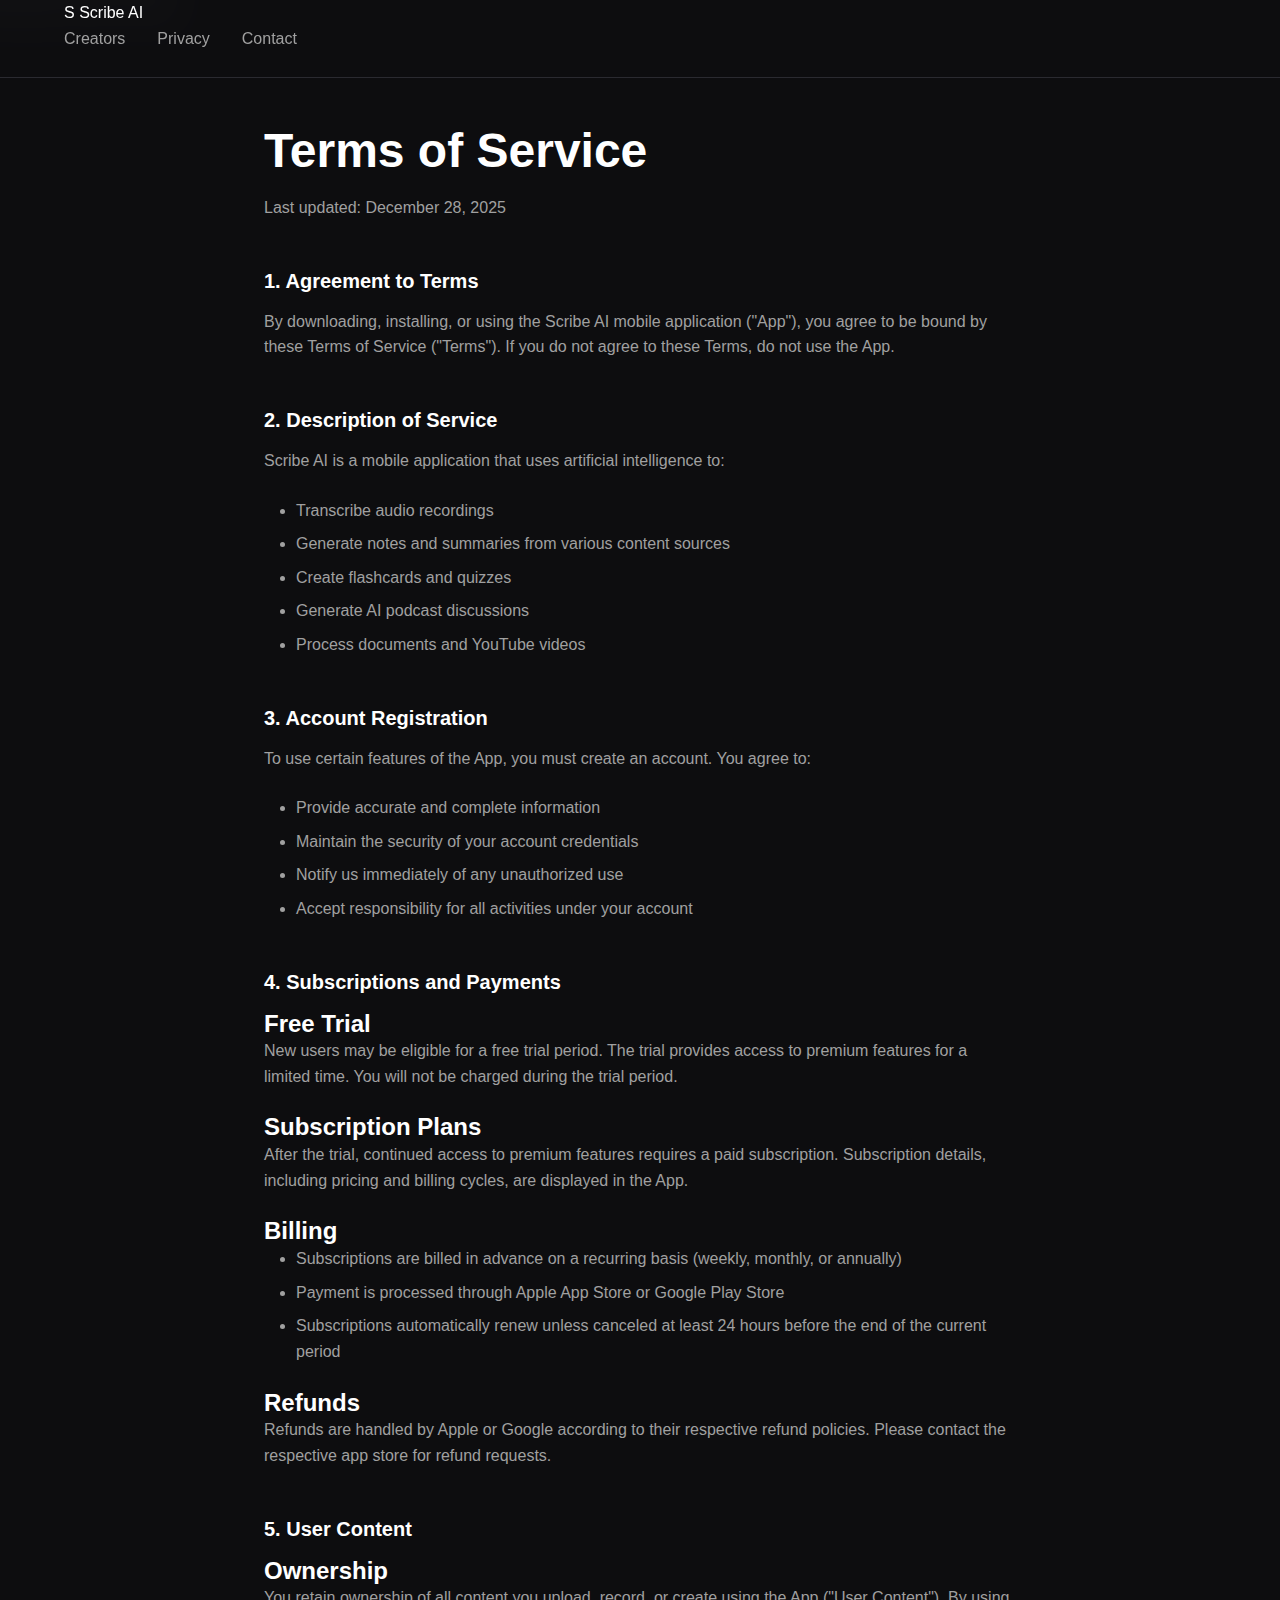
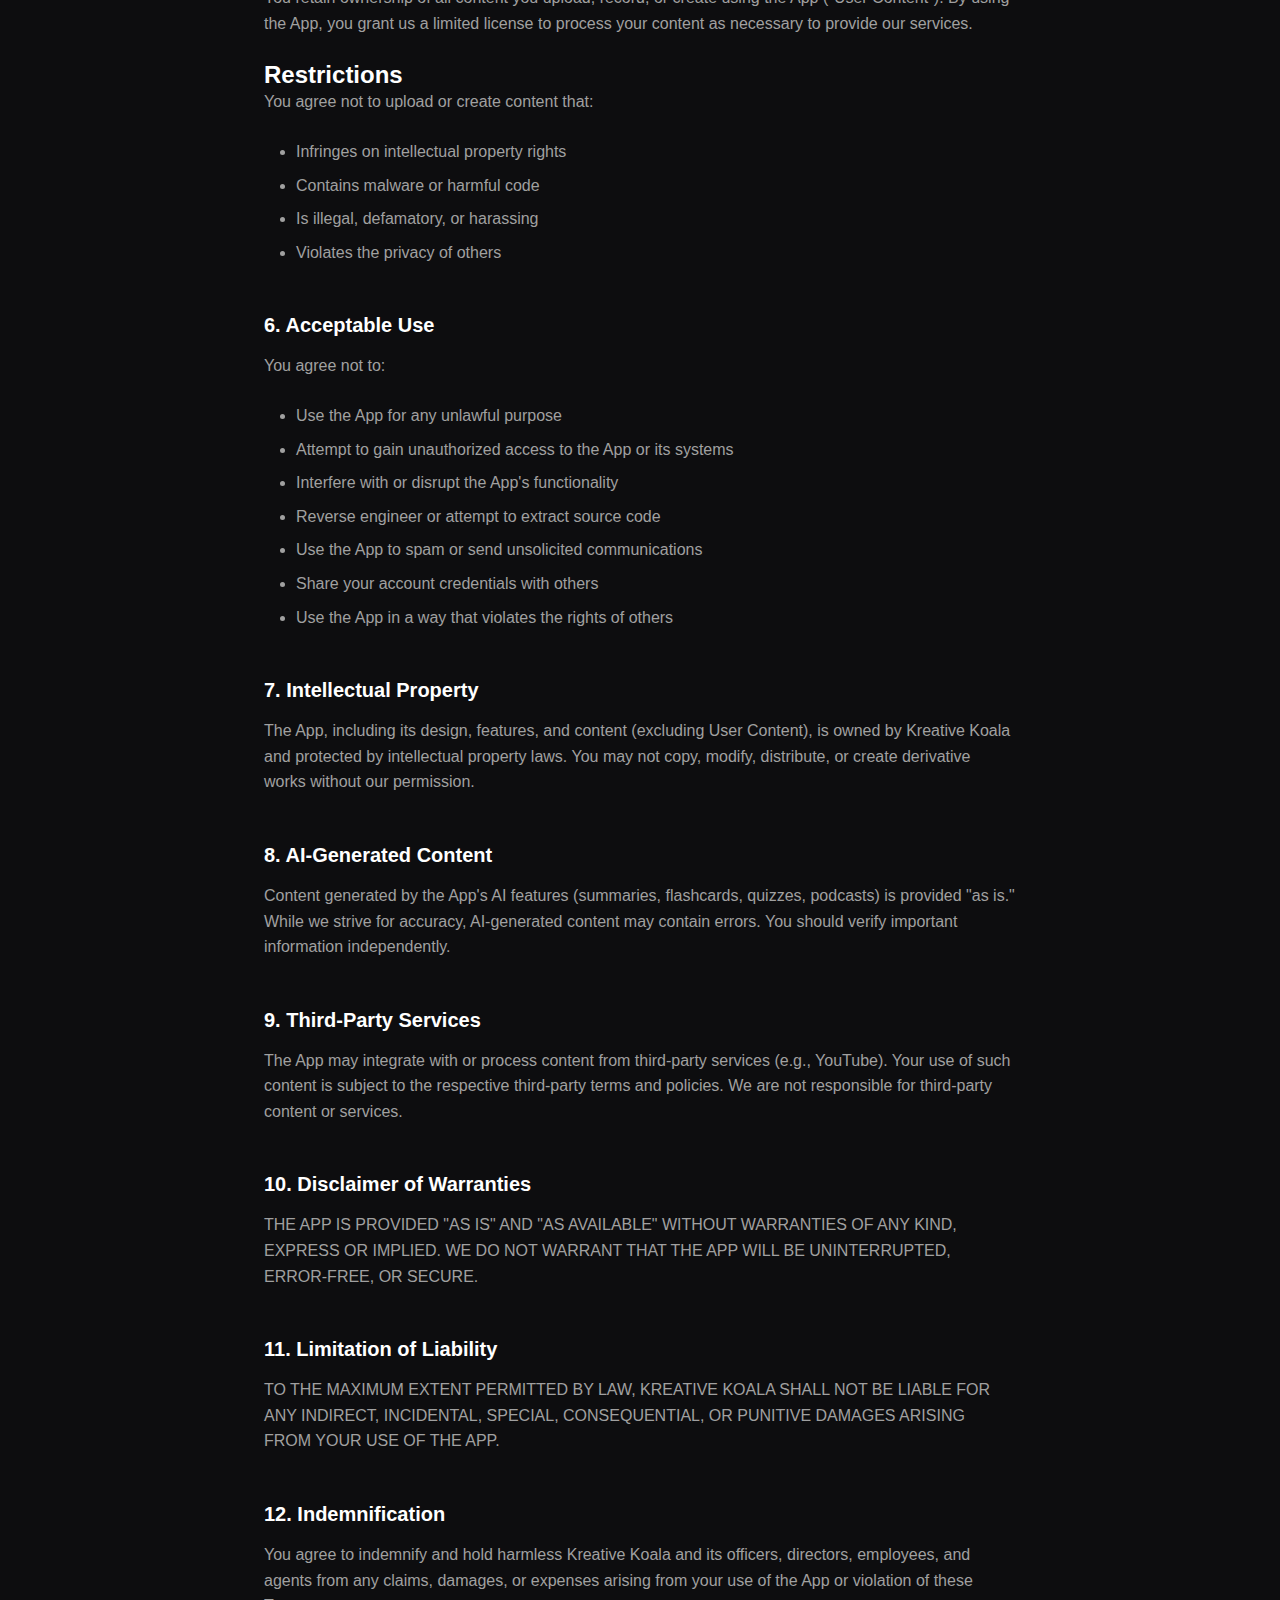
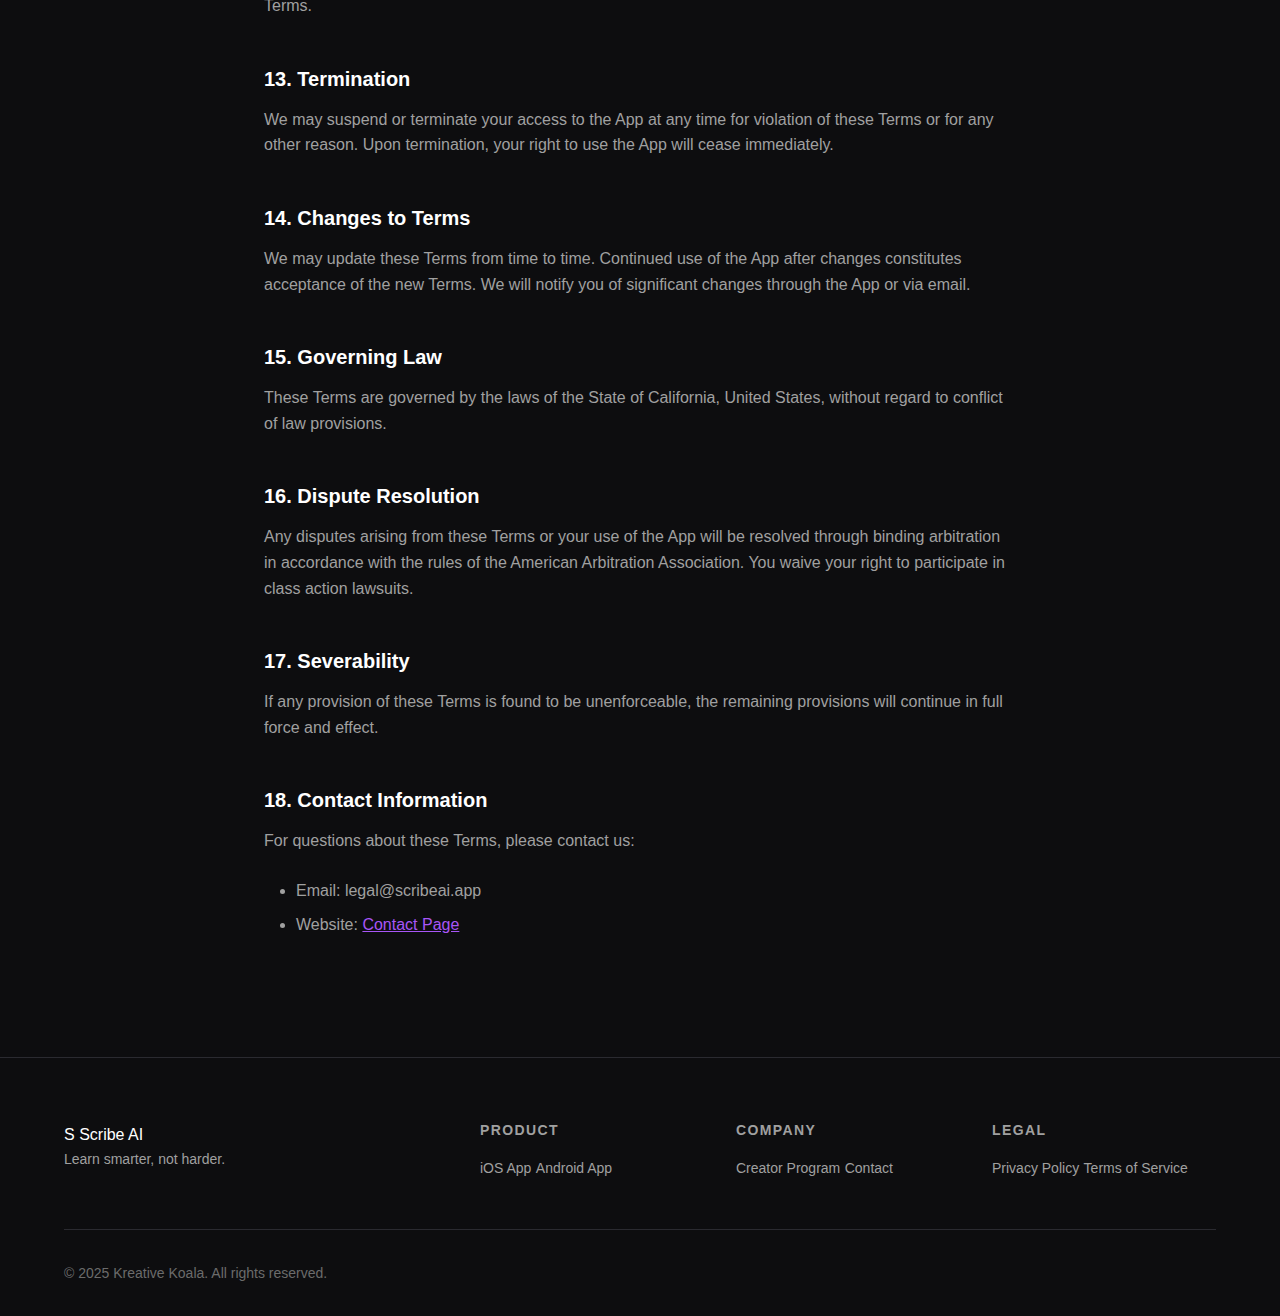
<file: terms.html>
<!DOCTYPE html>
<html lang="en">
<head>
    <meta charset="UTF-8">
    <meta name="viewport" content="width=device-width, initial-scale=1.0">
    <meta name="description" content="Scribe AI Terms of Service - Terms and conditions for using the Scribe AI application.">
    <title>Terms of Service - Scribe AI</title>
    <link rel="stylesheet" href="css/styles.css">
    <link rel="preconnect" href="https://fonts.googleapis.com">
    <link rel="preconnect" href="https://fonts.gstatic.com" crossorigin>
    <link href="https://fonts.googleapis.com/css2?family=Inter:wght@400;500;600;700;800&display=swap" rel="stylesheet">
</head>
<body>
    <!-- Navigation -->
    <nav class="nav">
        <div class="container nav-content">
            <a href="index.html" class="logo">
                <span class="logo-icon">S</span>
                <span class="logo-text">Scribe AI</span>
            </a>
            <div class="nav-links">
                <a href="creators.html" class="nav-link">Creators</a>
                <a href="privacy.html" class="nav-link">Privacy</a>
                <a href="contact.html" class="nav-link">Contact</a>
            </div>
            <button class="mobile-menu-btn" aria-label="Toggle menu">
                <span></span>
                <span></span>
                <span></span>
            </button>
        </div>
    </nav>

    <!-- Mobile Menu -->
    <div class="mobile-menu">
        <a href="creators.html" class="mobile-menu-link">Creators</a>
        <a href="privacy.html" class="mobile-menu-link">Privacy</a>
        <a href="contact.html" class="mobile-menu-link">Contact</a>
    </div>

    <!-- Legal Content -->
    <section class="section legal-content">
        <div class="container">
            <h1 class="legal-title">Terms of Service</h1>
            <p class="legal-updated">Last updated: December 28, 2025</p>

            <div class="legal-body">
                <h2>1. Agreement to Terms</h2>
                <p>By downloading, installing, or using the Scribe AI mobile application ("App"), you agree to be bound by these Terms of Service ("Terms"). If you do not agree to these Terms, do not use the App.</p>

                <h2>2. Description of Service</h2>
                <p>Scribe AI is a mobile application that uses artificial intelligence to:</p>
                <ul>
                    <li>Transcribe audio recordings</li>
                    <li>Generate notes and summaries from various content sources</li>
                    <li>Create flashcards and quizzes</li>
                    <li>Generate AI podcast discussions</li>
                    <li>Process documents and YouTube videos</li>
                </ul>

                <h2>3. Account Registration</h2>
                <p>To use certain features of the App, you must create an account. You agree to:</p>
                <ul>
                    <li>Provide accurate and complete information</li>
                    <li>Maintain the security of your account credentials</li>
                    <li>Notify us immediately of any unauthorized use</li>
                    <li>Accept responsibility for all activities under your account</li>
                </ul>

                <h2>4. Subscriptions and Payments</h2>
                <h3>Free Trial</h3>
                <p>New users may be eligible for a free trial period. The trial provides access to premium features for a limited time. You will not be charged during the trial period.</p>

                <h3>Subscription Plans</h3>
                <p>After the trial, continued access to premium features requires a paid subscription. Subscription details, including pricing and billing cycles, are displayed in the App.</p>

                <h3>Billing</h3>
                <ul>
                    <li>Subscriptions are billed in advance on a recurring basis (weekly, monthly, or annually)</li>
                    <li>Payment is processed through Apple App Store or Google Play Store</li>
                    <li>Subscriptions automatically renew unless canceled at least 24 hours before the end of the current period</li>
                </ul>

                <h3>Refunds</h3>
                <p>Refunds are handled by Apple or Google according to their respective refund policies. Please contact the respective app store for refund requests.</p>

                <h2>5. User Content</h2>
                <h3>Ownership</h3>
                <p>You retain ownership of all content you upload, record, or create using the App ("User Content"). By using the App, you grant us a limited license to process your content as necessary to provide our services.</p>

                <h3>Restrictions</h3>
                <p>You agree not to upload or create content that:</p>
                <ul>
                    <li>Infringes on intellectual property rights</li>
                    <li>Contains malware or harmful code</li>
                    <li>Is illegal, defamatory, or harassing</li>
                    <li>Violates the privacy of others</li>
                </ul>

                <h2>6. Acceptable Use</h2>
                <p>You agree not to:</p>
                <ul>
                    <li>Use the App for any unlawful purpose</li>
                    <li>Attempt to gain unauthorized access to the App or its systems</li>
                    <li>Interfere with or disrupt the App's functionality</li>
                    <li>Reverse engineer or attempt to extract source code</li>
                    <li>Use the App to spam or send unsolicited communications</li>
                    <li>Share your account credentials with others</li>
                    <li>Use the App in a way that violates the rights of others</li>
                </ul>

                <h2>7. Intellectual Property</h2>
                <p>The App, including its design, features, and content (excluding User Content), is owned by Kreative Koala and protected by intellectual property laws. You may not copy, modify, distribute, or create derivative works without our permission.</p>

                <h2>8. AI-Generated Content</h2>
                <p>Content generated by the App's AI features (summaries, flashcards, quizzes, podcasts) is provided "as is." While we strive for accuracy, AI-generated content may contain errors. You should verify important information independently.</p>

                <h2>9. Third-Party Services</h2>
                <p>The App may integrate with or process content from third-party services (e.g., YouTube). Your use of such content is subject to the respective third-party terms and policies. We are not responsible for third-party content or services.</p>

                <h2>10. Disclaimer of Warranties</h2>
                <p>THE APP IS PROVIDED "AS IS" AND "AS AVAILABLE" WITHOUT WARRANTIES OF ANY KIND, EXPRESS OR IMPLIED. WE DO NOT WARRANT THAT THE APP WILL BE UNINTERRUPTED, ERROR-FREE, OR SECURE.</p>

                <h2>11. Limitation of Liability</h2>
                <p>TO THE MAXIMUM EXTENT PERMITTED BY LAW, KREATIVE KOALA SHALL NOT BE LIABLE FOR ANY INDIRECT, INCIDENTAL, SPECIAL, CONSEQUENTIAL, OR PUNITIVE DAMAGES ARISING FROM YOUR USE OF THE APP.</p>

                <h2>12. Indemnification</h2>
                <p>You agree to indemnify and hold harmless Kreative Koala and its officers, directors, employees, and agents from any claims, damages, or expenses arising from your use of the App or violation of these Terms.</p>

                <h2>13. Termination</h2>
                <p>We may suspend or terminate your access to the App at any time for violation of these Terms or for any other reason. Upon termination, your right to use the App will cease immediately.</p>

                <h2>14. Changes to Terms</h2>
                <p>We may update these Terms from time to time. Continued use of the App after changes constitutes acceptance of the new Terms. We will notify you of significant changes through the App or via email.</p>

                <h2>15. Governing Law</h2>
                <p>These Terms are governed by the laws of the State of California, United States, without regard to conflict of law provisions.</p>

                <h2>16. Dispute Resolution</h2>
                <p>Any disputes arising from these Terms or your use of the App will be resolved through binding arbitration in accordance with the rules of the American Arbitration Association. You waive your right to participate in class action lawsuits.</p>

                <h2>17. Severability</h2>
                <p>If any provision of these Terms is found to be unenforceable, the remaining provisions will continue in full force and effect.</p>

                <h2>18. Contact Information</h2>
                <p>For questions about these Terms, please contact us:</p>
                <ul>
                    <li>Email: legal@scribeai.app</li>
                    <li>Website: <a href="contact.html">Contact Page</a></li>
                </ul>
            </div>
        </div>
    </section>

    <!-- Footer -->
    <footer class="footer">
        <div class="container">
            <div class="footer-content">
                <div class="footer-brand">
                    <a href="index.html" class="logo">
                        <span class="logo-icon">S</span>
                        <span class="logo-text">Scribe AI</span>
                    </a>
                    <p class="footer-tagline">Learn smarter, not harder.</p>
                </div>
                <div class="footer-links">
                    <div class="footer-column">
                        <h4>Product</h4>
                        <a href="https://apps.apple.com/us/app/scribe-ai-learn/id6755475602" target="_blank">iOS App</a>
                        <a href="https://play.google.com/store/apps/details?id=com.kreativekoala.scribeai" target="_blank">Android App</a>
                    </div>
                    <div class="footer-column">
                        <h4>Company</h4>
                        <a href="creators.html">Creator Program</a>
                        <a href="contact.html">Contact</a>
                    </div>
                    <div class="footer-column">
                        <h4>Legal</h4>
                        <a href="privacy.html">Privacy Policy</a>
                        <a href="terms.html">Terms of Service</a>
                    </div>
                </div>
            </div>
            <div class="footer-bottom">
                <p>&copy; 2025 Kreative Koala. All rights reserved.</p>
            </div>
        </div>
    </footer>

    <script src="js/main.js"></script>
</body>
</html>
</file>
<file: css/styles.css>
/* Scribe AI Website Styles */
/* Mobile-first, modern design */

:root {
  /* Colors - matching app theme */
  --primary: #9333EA;
  --primary-light: #A855F7;
  --primary-dark: #7E22CE;
  --background: #0D0D0F;
  --surface: #1A1A1F;
  --surface-light: #2A2A30;
  --text-primary: #FFFFFF;
  --text-secondary: #A0A0A0;
  --text-tertiary: #6B6B6B;
  --accent-green: #22C55E;
  --accent-blue: #3B82F6;
  --gradient-start: #9333EA;
  --gradient-end: #6366F1;

  /* Spacing */
  --spacing-xs: 0.5rem;
  --spacing-sm: 1rem;
  --spacing-md: 1.5rem;
  --spacing-lg: 2rem;
  --spacing-xl: 3rem;
  --spacing-2xl: 4rem;
  --spacing-3xl: 6rem;

  /* Typography */
  --font-family: -apple-system, BlinkMacSystemFont, 'Segoe UI', Roboto, Oxygen, Ubuntu, sans-serif;
  --font-size-xs: 0.75rem;
  --font-size-sm: 0.875rem;
  --font-size-base: 1rem;
  --font-size-lg: 1.125rem;
  --font-size-xl: 1.25rem;
  --font-size-2xl: 1.5rem;
  --font-size-3xl: 2rem;
  --font-size-4xl: 2.5rem;
  --font-size-5xl: 3rem;

  /* Border radius */
  --radius-sm: 0.375rem;
  --radius-md: 0.5rem;
  --radius-lg: 0.75rem;
  --radius-xl: 1rem;
  --radius-2xl: 1.5rem;
  --radius-full: 9999px;

  /* Shadows */
  --shadow-sm: 0 1px 2px rgba(0, 0, 0, 0.3);
  --shadow-md: 0 4px 6px rgba(0, 0, 0, 0.3);
  --shadow-lg: 0 10px 15px rgba(0, 0, 0, 0.3);
  --shadow-xl: 0 20px 25px rgba(0, 0, 0, 0.3);
  --shadow-glow: 0 0 40px rgba(147, 51, 234, 0.3);

  /* Transitions */
  --transition-fast: 150ms ease;
  --transition-base: 200ms ease;
  --transition-slow: 300ms ease;
}

/* Reset */
*, *::before, *::after {
  box-sizing: border-box;
  margin: 0;
  padding: 0;
}

html {
  scroll-behavior: smooth;
}

body {
  font-family: var(--font-family);
  font-size: var(--font-size-base);
  line-height: 1.6;
  color: var(--text-primary);
  background-color: var(--background);
  -webkit-font-smoothing: antialiased;
  -moz-osx-font-smoothing: grayscale;
}

a {
  color: inherit;
  text-decoration: none;
}

img {
  max-width: 100%;
  height: auto;
  display: block;
}

ul, ol {
  list-style: none;
}

button {
  font-family: inherit;
  cursor: pointer;
  border: none;
  background: none;
}

/* Container */
.container {
  width: 100%;
  max-width: 1200px;
  margin: 0 auto;
  padding: 0 var(--spacing-md);
}

/* Typography */
h1, h2, h3, h4, h5, h6 {
  font-weight: 700;
  line-height: 1.2;
}

h1 {
  font-size: var(--font-size-3xl);
}

h2 {
  font-size: var(--font-size-2xl);
}

h3 {
  font-size: var(--font-size-xl);
}

@media (min-width: 768px) {
  h1 {
    font-size: var(--font-size-5xl);
  }

  h2 {
    font-size: var(--font-size-3xl);
  }

  h3 {
    font-size: var(--font-size-2xl);
  }
}

/* Buttons */
.btn {
  display: inline-flex;
  align-items: center;
  justify-content: center;
  gap: var(--spacing-xs);
  padding: var(--spacing-sm) var(--spacing-lg);
  font-size: var(--font-size-base);
  font-weight: 600;
  border-radius: var(--radius-lg);
  transition: all var(--transition-base);
  text-decoration: none;
}

.btn-primary {
  background: linear-gradient(135deg, var(--gradient-start), var(--gradient-end));
  color: white;
  box-shadow: var(--shadow-md), var(--shadow-glow);
}

.btn-primary:hover {
  transform: translateY(-2px);
  box-shadow: var(--shadow-lg), 0 0 60px rgba(147, 51, 234, 0.4);
}

.btn-secondary {
  background: var(--surface);
  color: var(--text-primary);
  border: 1px solid var(--surface-light);
}

.btn-secondary:hover {
  background: var(--surface-light);
  transform: translateY(-2px);
}

.btn-outline {
  background: transparent;
  color: var(--primary-light);
  border: 2px solid var(--primary);
}

.btn-outline:hover {
  background: var(--primary);
  color: white;
}

.btn-store {
  background: var(--text-primary);
  color: var(--background);
  padding: var(--spacing-sm) var(--spacing-md);
  gap: var(--spacing-sm);
}

.btn-store:hover {
  background: var(--text-secondary);
  transform: translateY(-2px);
}

.btn-store img {
  height: 24px;
  width: auto;
}

/* Navigation */
.nav {
  position: fixed;
  top: 0;
  left: 0;
  right: 0;
  z-index: 1000;
  background: rgba(13, 13, 15, 0.9);
  backdrop-filter: blur(20px);
  border-bottom: 1px solid var(--surface-light);
}

.nav-container {
  display: flex;
  align-items: center;
  justify-content: space-between;
  padding: var(--spacing-sm) var(--spacing-md);
  max-width: 1200px;
  margin: 0 auto;
}

.nav-logo {
  display: flex;
  align-items: center;
  gap: var(--spacing-xs);
  font-size: var(--font-size-xl);
  font-weight: 700;
}

.nav-logo .logo-icon {
  width: 32px;
  height: 32px;
  background: linear-gradient(135deg, var(--gradient-start), var(--gradient-end));
  border-radius: var(--radius-md);
  display: flex;
  align-items: center;
  justify-content: center;
  font-size: var(--font-size-lg);
}

.nav-links {
  display: none;
  gap: var(--spacing-lg);
}

.nav-links a {
  color: var(--text-secondary);
  font-weight: 500;
  transition: color var(--transition-fast);
}

.nav-links a:hover {
  color: var(--text-primary);
}

.nav-cta {
  display: none;
}

.nav-mobile-toggle {
  display: flex;
  flex-direction: column;
  gap: 5px;
  padding: var(--spacing-xs);
}

.nav-mobile-toggle span {
  width: 24px;
  height: 2px;
  background: var(--text-primary);
  transition: all var(--transition-fast);
}

.nav-mobile {
  display: none;
  position: fixed;
  top: 60px;
  left: 0;
  right: 0;
  bottom: 0;
  background: var(--background);
  padding: var(--spacing-lg);
  flex-direction: column;
  gap: var(--spacing-md);
}

.nav-mobile.active {
  display: flex;
}

.nav-mobile a {
  font-size: var(--font-size-lg);
  padding: var(--spacing-sm) 0;
  border-bottom: 1px solid var(--surface-light);
}

@media (min-width: 768px) {
  .nav-links {
    display: flex;
  }

  .nav-cta {
    display: block;
  }

  .nav-mobile-toggle {
    display: none;
  }
}

/* Hero Section */
.hero {
  padding: calc(80px + var(--spacing-3xl)) 0 var(--spacing-3xl);
  min-height: 100vh;
  display: flex;
  align-items: center;
  background: radial-gradient(ellipse at top, rgba(147, 51, 234, 0.15) 0%, transparent 50%);
}

.hero-content {
  display: grid;
  grid-template-columns: 1fr;
  gap: var(--spacing-2xl);
  align-items: center;
}

.hero-text {
  text-align: center;
}

.hero-badge {
  display: inline-flex;
  align-items: center;
  gap: var(--spacing-xs);
  background: var(--surface);
  padding: var(--spacing-xs) var(--spacing-sm);
  border-radius: var(--radius-full);
  font-size: var(--font-size-sm);
  color: var(--text-secondary);
  margin-bottom: var(--spacing-md);
  border: 1px solid var(--surface-light);
}

.hero-badge .dot {
  width: 8px;
  height: 8px;
  background: var(--accent-green);
  border-radius: 50%;
  animation: pulse 2s infinite;
}

@keyframes pulse {
  0%, 100% { opacity: 1; }
  50% { opacity: 0.5; }
}

.hero h1 {
  margin-bottom: var(--spacing-md);
}

.hero h1 .gradient-text {
  background: linear-gradient(135deg, var(--gradient-start), var(--gradient-end));
  -webkit-background-clip: text;
  -webkit-text-fill-color: transparent;
  background-clip: text;
}

.hero-subtitle {
  font-size: var(--font-size-lg);
  color: var(--text-secondary);
  margin-bottom: var(--spacing-lg);
  max-width: 500px;
  margin-left: auto;
  margin-right: auto;
}

.hero-buttons {
  display: flex;
  flex-direction: column;
  gap: var(--spacing-sm);
  align-items: center;
}

/* App Store Buttons */
.app-store-buttons {
  display: flex;
  flex-direction: column;
  gap: var(--spacing-sm);
  align-items: center;
  justify-content: center;
}

.app-store-btn {
  display: flex;
  align-items: center;
  gap: var(--spacing-sm);
  padding: 12px 24px;
  background: var(--surface);
  border: 1px solid var(--surface-light);
  border-radius: var(--radius-lg);
  color: var(--text-primary);
  text-decoration: none;
  transition: all var(--transition-base);
  min-width: 180px;
}

.app-store-btn:hover {
  background: var(--surface-light);
  border-color: var(--primary);
  transform: translateY(-2px);
}

.store-badge {
  display: inline-block;
  transition: transform var(--transition-base), opacity var(--transition-base);
}

.store-badge:hover {
  transform: translateY(-2px);
  opacity: 0.9;
}

.store-badge img {
  height: 50px;
  width: auto;
}

@media (min-width: 480px) {
  .app-store-buttons {
    flex-direction: row;
  }
}

.hero-image {
  display: flex;
  justify-content: center;
}

.phone-mockup {
  position: relative;
  max-width: 280px;
  margin: 0 auto;
}

.phone-mockup img {
  border-radius: var(--radius-2xl);
  box-shadow: var(--shadow-xl), var(--shadow-glow);
}

@media (min-width: 768px) {
  .hero-content {
    grid-template-columns: 1fr 1fr;
    text-align: left;
  }

  .hero-text {
    text-align: left;
  }

  .hero-subtitle {
    margin-left: 0;
  }

  .hero-buttons {
    flex-direction: row;
  }

  .phone-mockup {
    max-width: 320px;
  }
}

/* Section Styles */
.section {
  padding: var(--spacing-3xl) 0;
}

.section-dark {
  background: var(--surface);
}

.section-header {
  text-align: center;
  margin-bottom: var(--spacing-2xl);
}

.section-header h2 {
  margin-bottom: var(--spacing-sm);
}

.section-header p {
  color: var(--text-secondary);
  font-size: var(--font-size-lg);
  max-width: 600px;
  margin: 0 auto;
}

/* How It Works */
.steps-grid {
  display: grid;
  grid-template-columns: 1fr;
  gap: var(--spacing-lg);
}

.step-card {
  text-align: center;
  padding: var(--spacing-lg);
  background: var(--surface);
  border-radius: var(--radius-xl);
  border: 1px solid var(--surface-light);
  transition: all var(--transition-base);
}

.step-card:hover {
  transform: translateY(-4px);
  border-color: var(--primary);
  box-shadow: var(--shadow-glow);
}

.step-number {
  width: 48px;
  height: 48px;
  background: linear-gradient(135deg, var(--gradient-start), var(--gradient-end));
  border-radius: 50%;
  display: flex;
  align-items: center;
  justify-content: center;
  font-size: var(--font-size-xl);
  font-weight: 700;
  margin: 0 auto var(--spacing-md);
}

.step-icon {
  font-size: 2.5rem;
  margin-bottom: var(--spacing-sm);
}

.step-card h3,
.step-title {
  margin-bottom: var(--spacing-xs);
  color: var(--text-primary);
}

.step-card p,
.step-description {
  color: var(--text-secondary);
  font-size: var(--font-size-sm);
}

@media (min-width: 768px) {
  .steps-grid {
    grid-template-columns: repeat(3, 1fr);
  }
}

/* Features */
.features-grid {
  display: grid;
  grid-template-columns: 1fr;
  gap: var(--spacing-md);
}

.feature-card {
  padding: var(--spacing-lg);
  background: var(--surface);
  border-radius: var(--radius-xl);
  border: 1px solid var(--surface-light);
  transition: all var(--transition-base);
}

.feature-card:hover {
  border-color: var(--primary);
  transform: translateY(-4px);
}

.feature-icon {
  font-size: 2rem;
  margin-bottom: var(--spacing-md);
}

.feature-card h3 {
  margin-bottom: var(--spacing-xs);
  font-size: var(--font-size-lg);
}

.feature-card p {
  color: var(--text-secondary);
  font-size: var(--font-size-sm);
}

@media (min-width: 768px) {
  .features-grid {
    grid-template-columns: repeat(2, 1fr);
  }
}

@media (min-width: 1024px) {
  .features-grid {
    grid-template-columns: repeat(3, 1fr);
  }
}

/* Personas */
.persona-grid {
  display: grid;
  grid-template-columns: 1fr;
  gap: var(--spacing-md);
}

.persona-card {
  text-align: center;
  padding: var(--spacing-xl);
  background: var(--surface);
  border-radius: var(--radius-xl);
  border: 1px solid var(--surface-light);
}

.persona-emoji {
  font-size: 3rem;
  margin-bottom: var(--spacing-md);
}

.persona-title {
  margin-bottom: var(--spacing-sm);
  color: var(--primary-light);
}

.persona-description {
  color: var(--text-secondary);
  font-size: var(--font-size-sm);
}

@media (min-width: 768px) {
  .persona-grid {
    grid-template-columns: repeat(2, 1fr);
  }
}

@media (min-width: 1024px) {
  .persona-grid {
    grid-template-columns: repeat(4, 1fr);
  }
}

/* Social Proof */
.testimonial-grid {
  display: grid;
  grid-template-columns: 1fr;
  gap: var(--spacing-md);
}

.testimonial-card {
  padding: var(--spacing-lg);
  background: var(--surface);
  border-radius: var(--radius-xl);
  border: 1px solid var(--surface-light);
  text-align: center;
}

.testimonial-stars {
  color: #FFD700;
  font-size: var(--font-size-lg);
  margin-bottom: var(--spacing-sm);
}

.testimonial-text {
  font-size: var(--font-size-base);
  font-style: italic;
  margin-bottom: var(--spacing-md);
  color: var(--text-primary);
  line-height: 1.6;
}

.testimonial-author {
  font-size: var(--font-size-sm);
  color: var(--text-secondary);
  font-weight: 500;
}

@media (min-width: 768px) {
  .testimonial-grid {
    grid-template-columns: repeat(2, 1fr);
  }
}

@media (min-width: 1024px) {
  .testimonial-grid {
    grid-template-columns: repeat(3, 1fr);
  }
}

/* CTA Section */
.cta-section {
  text-align: center;
  padding: var(--spacing-3xl) 0;
  background: linear-gradient(180deg, transparent, rgba(147, 51, 234, 0.1));
}

.cta-section h2 {
  margin-bottom: var(--spacing-sm);
}

.cta-section p {
  color: var(--text-secondary);
  font-size: var(--font-size-lg);
  margin-bottom: var(--spacing-lg);
}

.cta-buttons {
  display: flex;
  flex-direction: column;
  gap: var(--spacing-sm);
  align-items: center;
}

@media (min-width: 768px) {
  .cta-buttons {
    flex-direction: row;
    justify-content: center;
  }
}

/* Footer */
.footer {
  padding: var(--spacing-2xl) 0 var(--spacing-lg);
  border-top: 1px solid var(--surface-light);
}

.footer-content {
  display: grid;
  grid-template-columns: 1fr;
  gap: var(--spacing-xl);
  margin-bottom: var(--spacing-xl);
}

.footer-brand {
  max-width: 300px;
}

.footer-brand .nav-logo {
  margin-bottom: var(--spacing-sm);
}

.footer-brand p {
  color: var(--text-secondary);
  font-size: var(--font-size-sm);
}

.footer-links {
  display: grid;
  grid-template-columns: repeat(2, 1fr);
  gap: var(--spacing-lg);
}

.footer-column h4 {
  font-size: var(--font-size-sm);
  text-transform: uppercase;
  letter-spacing: 0.1em;
  color: var(--text-secondary);
  margin-bottom: var(--spacing-sm);
}

.footer-column ul {
  display: flex;
  flex-direction: column;
  gap: var(--spacing-xs);
}

.footer-column a {
  color: var(--text-secondary);
  font-size: var(--font-size-sm);
  transition: color var(--transition-fast);
}

.footer-column a:hover {
  color: var(--text-primary);
}

.footer-bottom {
  display: flex;
  flex-direction: column;
  gap: var(--spacing-sm);
  align-items: center;
  padding-top: var(--spacing-lg);
  border-top: 1px solid var(--surface-light);
  text-align: center;
}

.footer-bottom p {
  color: var(--text-tertiary);
  font-size: var(--font-size-sm);
}

.social-links {
  display: flex;
  gap: var(--spacing-sm);
}

.social-links a {
  width: 40px;
  height: 40px;
  background: var(--surface);
  border-radius: 50%;
  display: flex;
  align-items: center;
  justify-content: center;
  color: var(--text-secondary);
  transition: all var(--transition-fast);
}

.social-links a:hover {
  background: var(--primary);
  color: white;
}

@media (min-width: 768px) {
  .footer-content {
    grid-template-columns: 1fr 2fr;
  }

  .footer-links {
    grid-template-columns: repeat(3, 1fr);
  }

  .footer-bottom {
    flex-direction: row;
    justify-content: space-between;
    text-align: left;
  }
}

/* Creator Page Styles */
.creator-hero {
  padding: calc(80px + var(--spacing-3xl)) 0 var(--spacing-2xl);
  text-align: center;
  background: radial-gradient(ellipse at top, rgba(147, 51, 234, 0.2) 0%, transparent 50%);
}

.creator-hero h1 {
  margin-bottom: var(--spacing-md);
}

.creator-hero p {
  font-size: var(--font-size-lg);
  color: var(--text-secondary);
  max-width: 600px;
  margin: 0 auto var(--spacing-lg);
}

.benefits-grid {
  display: grid;
  grid-template-columns: 1fr;
  gap: var(--spacing-md);
}

.benefit-card {
  display: flex;
  gap: var(--spacing-md);
  padding: var(--spacing-lg);
  background: var(--surface);
  border-radius: var(--radius-xl);
  border: 1px solid var(--surface-light);
}

.benefit-icon {
  flex-shrink: 0;
  width: 48px;
  height: 48px;
  background: rgba(147, 51, 234, 0.2);
  border-radius: var(--radius-lg);
  display: flex;
  align-items: center;
  justify-content: center;
  font-size: 1.5rem;
}

.benefit-card h3 {
  margin-bottom: var(--spacing-xs);
  font-size: var(--font-size-lg);
}

.benefit-card p {
  color: var(--text-secondary);
  font-size: var(--font-size-sm);
}

@media (min-width: 768px) {
  .benefits-grid {
    grid-template-columns: repeat(2, 1fr);
  }
}

/* Form Styles */
.form-section {
  padding: var(--spacing-3xl) 0;
}

.form-container {
  max-width: 600px;
  margin: 0 auto;
  padding: var(--spacing-xl);
  background: var(--surface);
  border-radius: var(--radius-xl);
  border: 1px solid var(--surface-light);
}

.form-container h2 {
  text-align: center;
  margin-bottom: var(--spacing-lg);
}

.form-group {
  margin-bottom: var(--spacing-md);
}

.form-group label {
  display: block;
  font-weight: 500;
  margin-bottom: var(--spacing-xs);
  color: var(--text-primary);
}

.form-group input,
.form-group textarea,
.form-group select {
  width: 100%;
  padding: var(--spacing-sm);
  background: var(--background);
  border: 1px solid var(--surface-light);
  border-radius: var(--radius-md);
  color: var(--text-primary);
  font-family: inherit;
  font-size: var(--font-size-base);
  transition: border-color var(--transition-fast);
}

.form-group input:focus,
.form-group textarea:focus,
.form-group select:focus {
  outline: none;
  border-color: var(--primary);
}

.form-group textarea {
  min-height: 120px;
  resize: vertical;
}

.form-group input::placeholder,
.form-group textarea::placeholder {
  color: var(--text-tertiary);
}

.form-hint {
  font-size: var(--font-size-sm);
  color: var(--text-tertiary);
  margin-top: var(--spacing-xs);
}

.form-submit {
  width: 100%;
  margin-top: var(--spacing-md);
}

.form-success {
  text-align: center;
  padding: var(--spacing-xl);
}

.form-success .icon {
  font-size: 3rem;
  margin-bottom: var(--spacing-md);
}

.form-success h3 {
  margin-bottom: var(--spacing-sm);
  color: var(--accent-green);
}

/* Legal Pages */
.legal-page {
  padding: calc(80px + var(--spacing-2xl)) 0 var(--spacing-3xl);
}

.legal-content {
  max-width: 800px;
  margin: 0 auto;
}

.legal-content h1 {
  margin-bottom: var(--spacing-sm);
}

.legal-content .last-updated {
  color: var(--text-secondary);
  margin-bottom: var(--spacing-xl);
}

.legal-content h2 {
  margin-top: var(--spacing-xl);
  margin-bottom: var(--spacing-sm);
  font-size: var(--font-size-xl);
}

.legal-content p {
  margin-bottom: var(--spacing-md);
  color: var(--text-secondary);
}

.legal-content ul {
  margin-bottom: var(--spacing-md);
  padding-left: var(--spacing-lg);
}

.legal-content li {
  margin-bottom: var(--spacing-xs);
  color: var(--text-secondary);
  list-style: disc;
}

.legal-content a {
  color: var(--primary-light);
  text-decoration: underline;
}

/* Contact Page */
.contact-hero {
  padding: calc(80px + var(--spacing-2xl)) 0 var(--spacing-lg);
  text-align: center;
}

.contact-hero h1 {
  margin-bottom: var(--spacing-sm);
}

.contact-hero p {
  color: var(--text-secondary);
  font-size: var(--font-size-lg);
}

.contact-options {
  display: grid;
  grid-template-columns: 1fr;
  gap: var(--spacing-md);
  max-width: 800px;
  margin: 0 auto var(--spacing-2xl);
}

.contact-option {
  display: flex;
  align-items: center;
  gap: var(--spacing-md);
  padding: var(--spacing-lg);
  background: var(--surface);
  border-radius: var(--radius-xl);
  border: 1px solid var(--surface-light);
  transition: all var(--transition-base);
}

.contact-option:hover {
  border-color: var(--primary);
  transform: translateY(-2px);
}

.contact-option .icon {
  width: 48px;
  height: 48px;
  background: rgba(147, 51, 234, 0.2);
  border-radius: var(--radius-lg);
  display: flex;
  align-items: center;
  justify-content: center;
  font-size: 1.5rem;
}

.contact-option h3 {
  margin-bottom: var(--spacing-xs);
}

.contact-option p {
  color: var(--text-secondary);
  font-size: var(--font-size-sm);
}

@media (min-width: 768px) {
  .contact-options {
    grid-template-columns: repeat(2, 1fr);
  }
}

/* Utility Classes */
.text-center {
  text-align: center;
}

.text-gradient {
  background: linear-gradient(135deg, var(--gradient-start), var(--gradient-end));
  -webkit-background-clip: text;
  -webkit-text-fill-color: transparent;
  background-clip: text;
}

.hidden {
  display: none !important;
}

.sr-only {
  position: absolute;
  width: 1px;
  height: 1px;
  padding: 0;
  margin: -1px;
  overflow: hidden;
  clip: rect(0, 0, 0, 0);
  border: 0;
}

/* Animations */
@keyframes fadeIn {
  from {
    opacity: 0;
    transform: translateY(20px);
  }
  to {
    opacity: 1;
    transform: translateY(0);
  }
}

.animate-fade-in {
  animation: fadeIn 0.6s ease forwards;
}

.delay-100 { animation-delay: 100ms; }
.delay-200 { animation-delay: 200ms; }
.delay-300 { animation-delay: 300ms; }
.delay-400 { animation-delay: 400ms; }

/* Contact Page Grid */
.contact-grid {
  display: grid;
  grid-template-columns: 1fr;
  gap: var(--spacing-2xl);
  max-width: 1000px;
  margin: 0 auto;
}

@media (min-width: 768px) {
  .contact-grid {
    grid-template-columns: 1fr 1fr;
  }
}

.contact-form-container {
  background: var(--surface);
  border-radius: var(--radius-xl);
  padding: var(--spacing-xl);
  border: 1px solid var(--surface-light);
}

.contact-info {
  display: flex;
  flex-direction: column;
  gap: var(--spacing-lg);
}

.contact-card {
  background: var(--surface);
  border-radius: var(--radius-xl);
  padding: var(--spacing-lg);
  border: 1px solid var(--surface-light);
}

.contact-card h3 {
  margin-top: var(--spacing-sm);
  margin-bottom: var(--spacing-xs);
}

.contact-card p {
  color: var(--text-secondary);
  font-size: var(--font-size-sm);
  margin-bottom: var(--spacing-xs);
}

.contact-card a {
  color: var(--primary-light);
  text-decoration: none;
  font-weight: 500;
}

.contact-card a:hover {
  text-decoration: underline;
}

.contact-icon {
  width: 48px;
  height: 48px;
  background: rgba(147, 51, 234, 0.2);
  border-radius: var(--radius-lg);
  display: flex;
  align-items: center;
  justify-content: center;
}

.contact-icon svg {
  width: 24px;
  height: 24px;
  stroke: var(--primary-light);
}

.faq-list {
  list-style: none;
  padding: 0;
  margin-top: var(--spacing-sm);
}

.faq-list li {
  margin-bottom: var(--spacing-sm);
  font-size: var(--font-size-sm);
  color: var(--text-secondary);
}

.faq-list li strong {
  color: var(--text-primary);
  display: block;
  margin-bottom: 2px;
}

/* Form Note */
.form-note {
  margin-top: var(--spacing-md);
  font-size: var(--font-size-sm);
  color: var(--text-tertiary);
  text-align: center;
}

/* Checkbox Styling */
.checkbox-group {
  margin-bottom: var(--spacing-lg);
}

.checkbox-label {
  display: flex;
  align-items: flex-start;
  gap: var(--spacing-sm);
  cursor: pointer;
  font-size: var(--font-size-sm);
  color: var(--text-secondary);
}

.checkbox-label input[type="checkbox"] {
  width: 18px;
  height: 18px;
  margin-top: 2px;
  accent-color: var(--primary);
  cursor: pointer;
}

.checkbox-label a {
  color: var(--primary-light);
  text-decoration: none;
}

.checkbox-label a:hover {
  text-decoration: underline;
}

/* Fade In Animation for Cards */
.fade-in {
  opacity: 0;
  transform: translateY(20px);
  transition: opacity 0.6s ease, transform 0.6s ease;
}

.fade-in.visible {
  opacity: 1;
  transform: translateY(0);
}

/* Creator Form Specific */
.creator-form {
  max-width: 600px;
  margin: 0 auto;
  background: var(--surface);
  padding: var(--spacing-xl);
  border-radius: var(--radius-xl);
  border: 1px solid var(--surface-light);
}

.creator-hero {
  padding-bottom: var(--spacing-xl);
}

/* Nav scrolled state */
.nav.scrolled {
  background: rgba(13, 13, 15, 0.95);
  backdrop-filter: blur(10px);
  box-shadow: var(--shadow-md);
}
</file>
